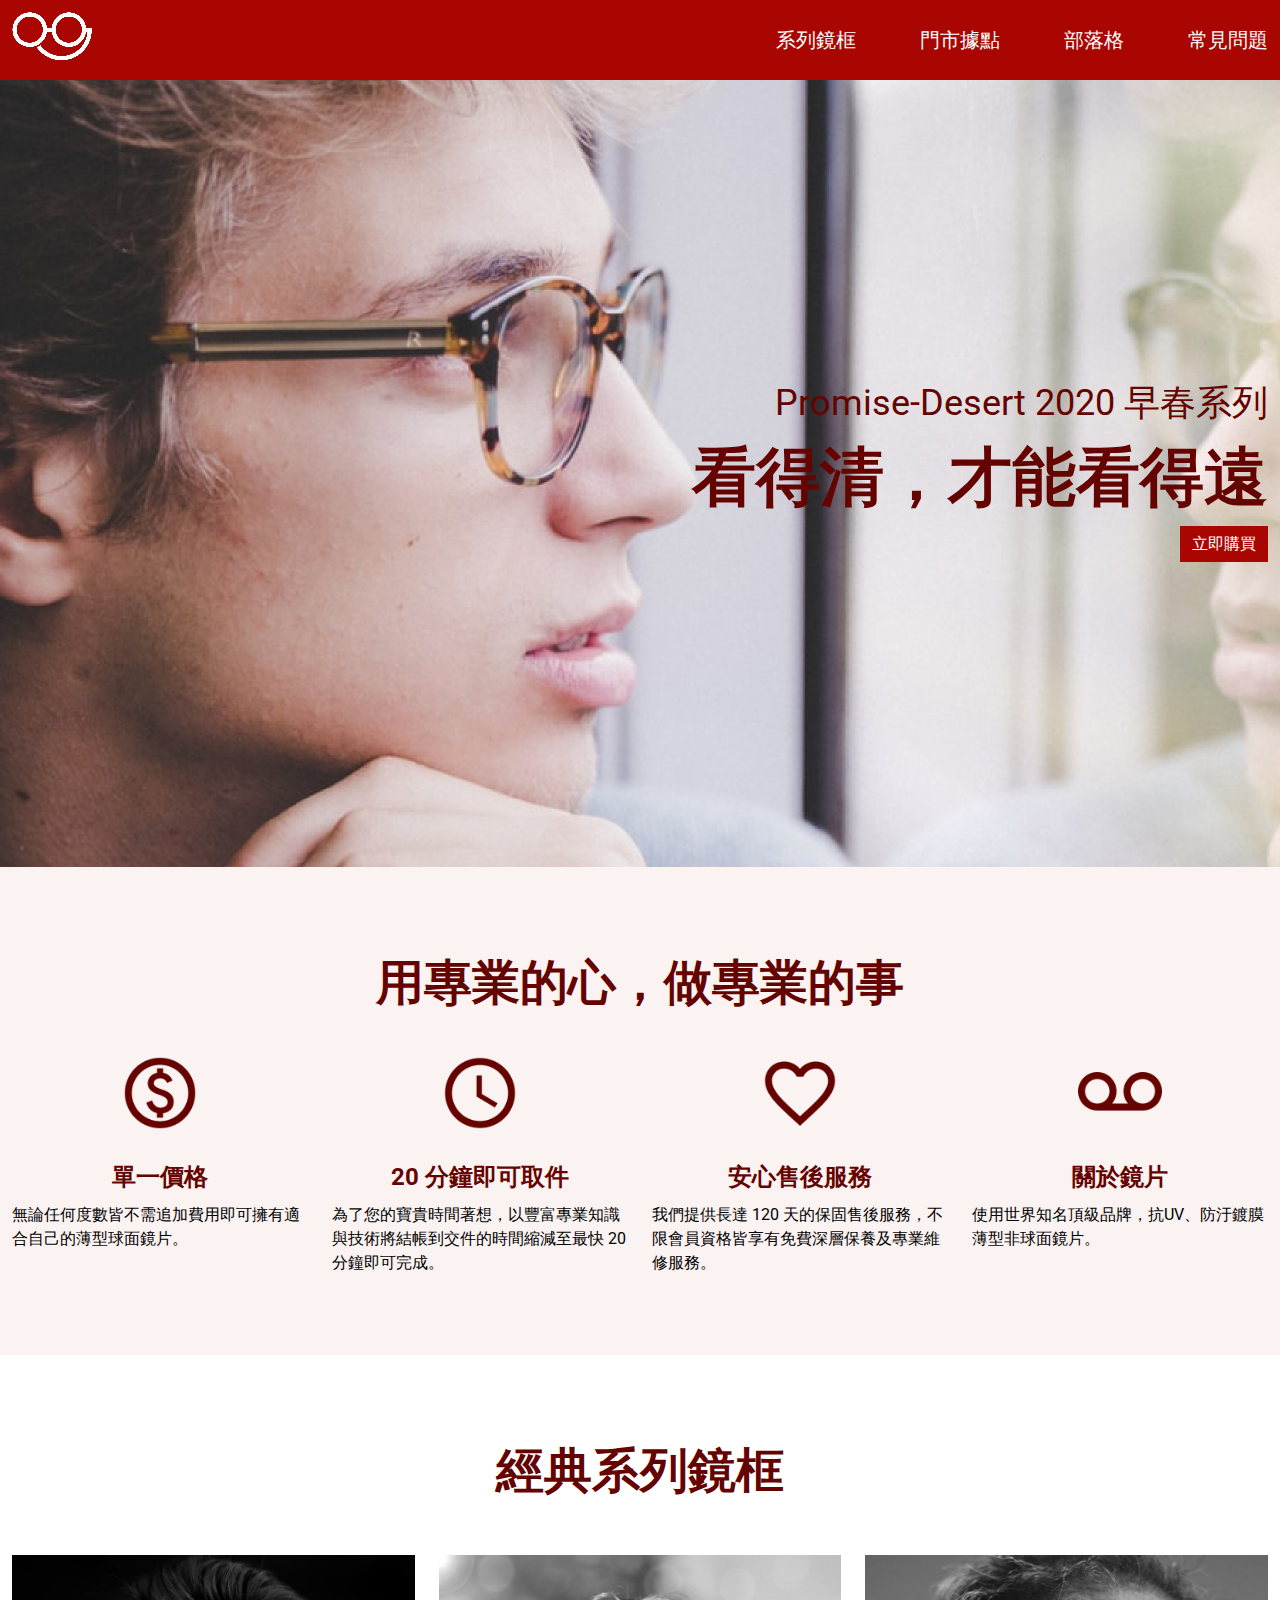
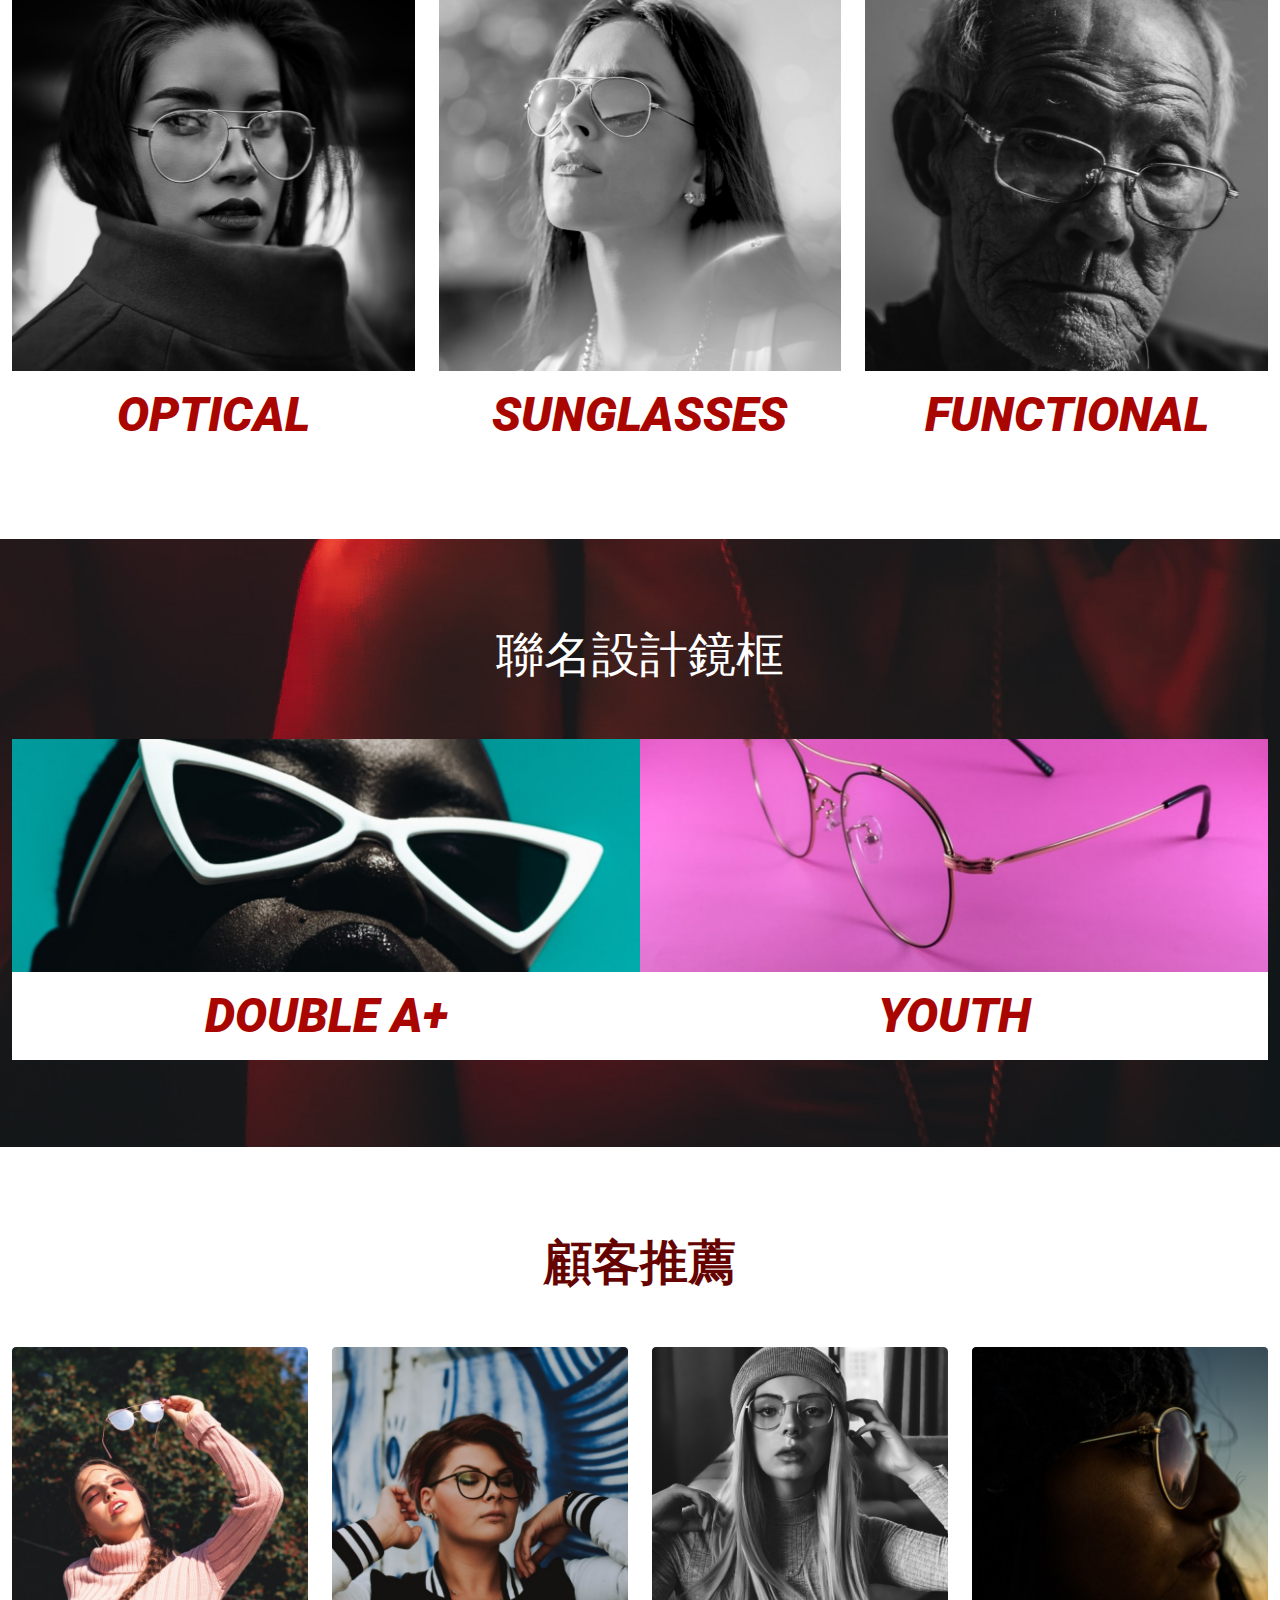
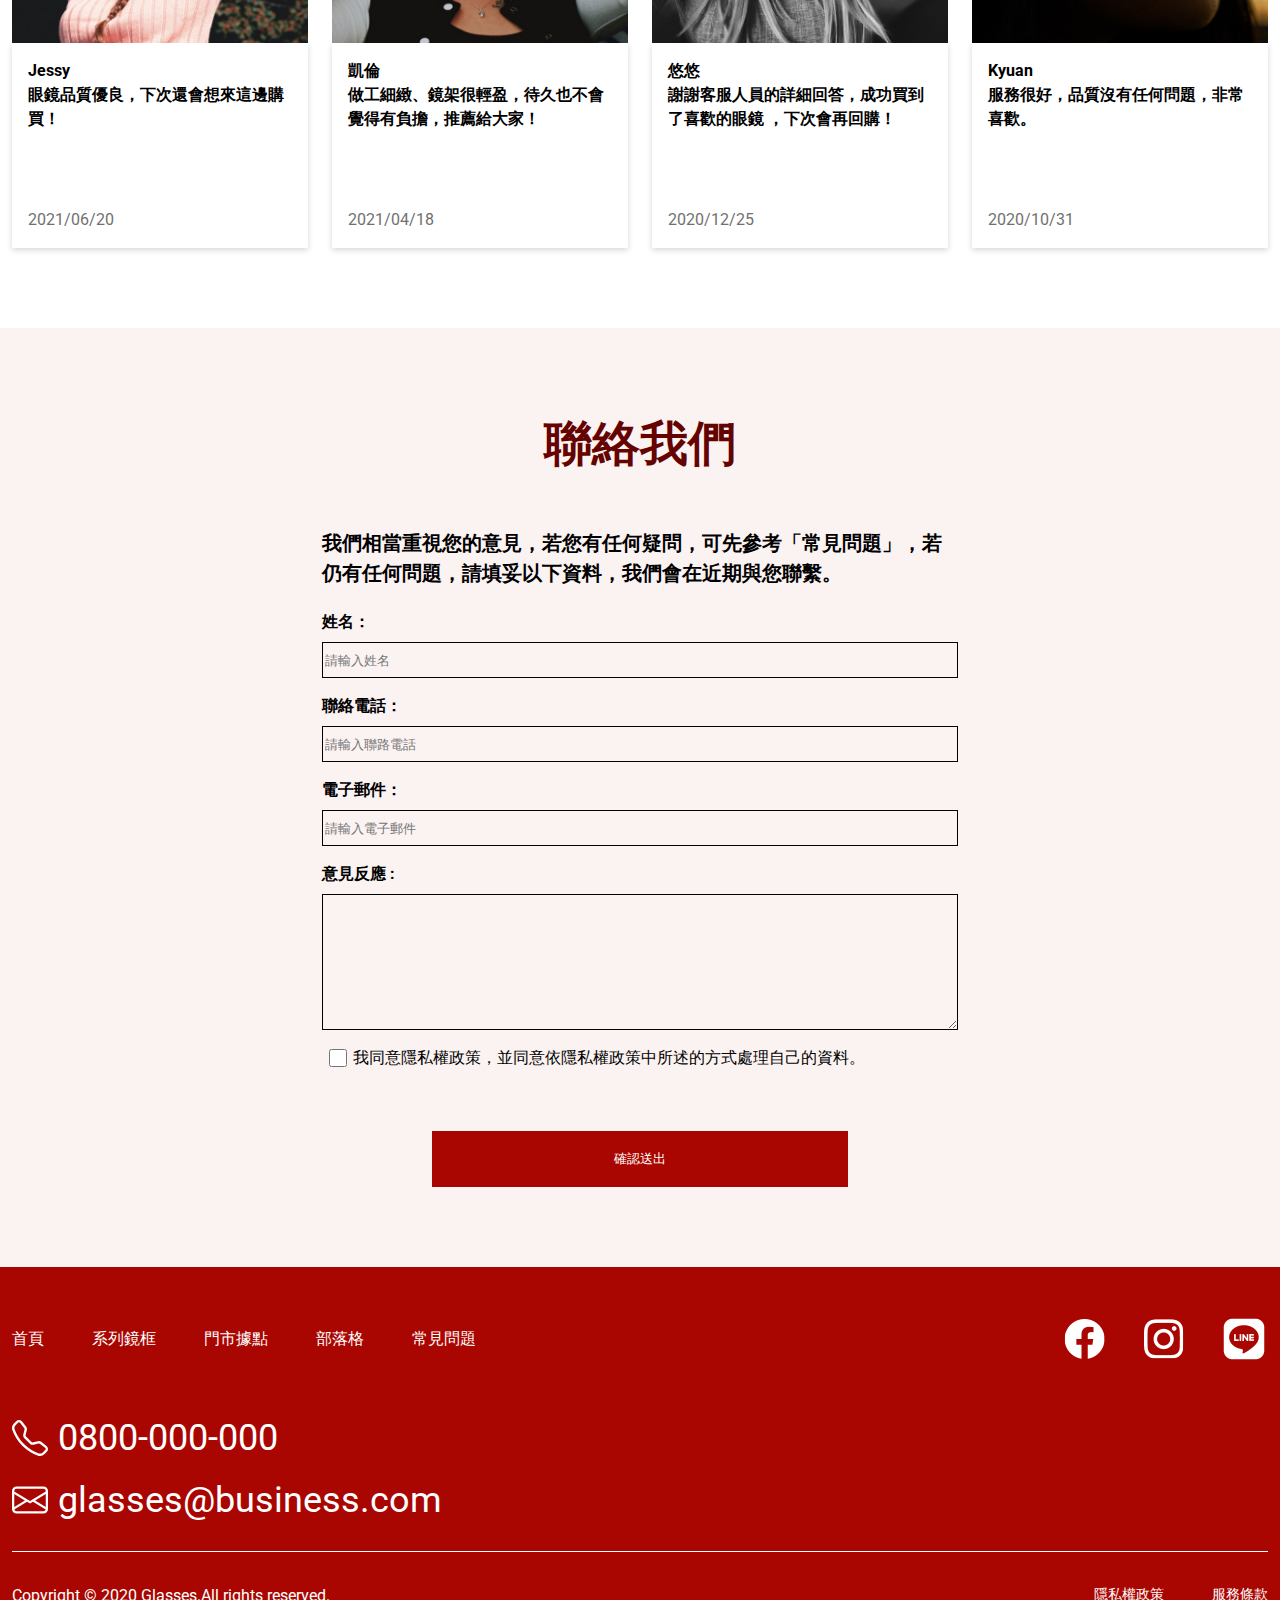
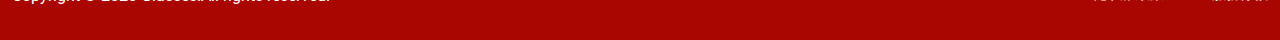
<file: index.html>
<!DOCTYPE html>
<html lang="en">

<head>
    <meta charset="UTF-8">
    <meta name="viewport" content="width=device-width, initial-scale=1.0">
    <title>Document</title>
    <link rel="preconnect" href="https://fonts.googleapis.com">
    <link rel="preconnect" href="https://fonts.gstatic.com" crossorigin>
    <link href="https://fonts.googleapis.com/css2?family=Roboto:ital,wght@0,100;0,300;0,400;0,500;0,700;0,900;1,100;1,300;1,400;1,500;1,700;1,900&display=swap"
        rel="stylesheet">
    <link href="https://fonts.googleapis.com/css2?family=Noto+Sans+TC:wght@100..900&display=swap" rel="stylesheet">
    <link rel="stylesheet" href="css/week3.css">
</head>

<body>
    <div class="wrap">
        <div class="header background-primgary">
            <div class="container column-pd-12 d-flex j-space-between">
                <div class="logo">
                    <a href="index.html">
                        <img src="images/logo-new_工作區域 1.png" alt="">
                    </a>
                </div>
                <ul class="header_nav d-flex font-size20 t-align-center">
                    <li><a class="font-color-white" href="page-2.html">系列鏡框</a></li>
                    <li><a class="font-color-white" href="page-4.html">門市據點</a></li>
                    <li><a class="font-color-white" href="#">部落格</a></li>
                    <li><a class="font-color-white" href="#">常見問題</a></li>
                </ul>
            </div>
        </div>
        <div class="banner">
            <div class="container column-pd-12 d-flex j-flex-end a-items-center">
                <div class="banner_title  d-flex">
                    <p class="font-color-second font-size36">Promise-Desert 2020 早春系列</p>
                    <h1 class="font-color-second f-weight-bold">看得清，才能看得遠</h1>
                    <div class="banner_button"><a class="background-primgary font-color-white" href="#">立即購買</a></div>
                </div>
            </div>
        </div>
        <div class="section serve p-top_bottom background-other">
            <div class="container container-pd-12">
                <h2 class="h2 font-color-second f-weight-bold t-align-center">用專業的心，做專業的事</h2>
                <ul class="serve_ul d-flex row-left-right">
                    <li class="column column-pd-12">
                        <div class="pic_txt d-flex a-items-center">
                            <img src="images/home-section2-1.png" alt="">
                            <h3 class="h3 font-size24 font-color-second f-weight-bold">單一價格</h3>
                            <p class="">無論任何度數皆不需追加費用即可擁有適合自己的薄型球面鏡片。</p>
                        </div>

                    </li>
                    <li class="column column-pd-12">
                        <div class="pic_txt d-flex a-items-center">
                            <img src="images/home-section2-2.png" alt="">
                            <h3 class="h3 font-size24 font-color-second f-weight-bold">20 分鐘即可取件</h3>
                            <p>為了您的寶貴時間著想，以豐富專業知識與技術將結帳到交件的時間縮減至最快 20 分鐘即可完成。</p>
                        </div>

                    </li>
                    <li class="column column-pd-12">
                        <div class="pic_txt d-flex a-items-center">
                            <img src="images/home-section2-3.png" alt="">
                            <h3 class="h3 font-size24 font-color-second f-weight-bold">安心售後服務</h3>
                            <p>我們提供長達 120 天的保固售後服務，不限會員資格皆享有免費深層保養及專業維修服務。</p>
                        </div>

                    </li>
                    <li class="column column-pd-12">
                        <div class="pic_txt d-flex a-items-center">
                            <img src="images/home-sectioin2-4.png" alt="">
                            <h3 class="h3 font-size24 font-color-second f-weight-bold">關於鏡片</h3>
                            <p>使用世界知名頂級品牌，抗UV、防汙鍍膜薄型非球面鏡片。</p>
                        </div>

                    </li>
                </ul>
                <p></p>
            </div>
        </div>
        <div class="section classic p-top_bottom">
            <div class="container container-pd-12">
                <h2 class="h2 font-color-second f-weight-bold t-align-center title-bottom">經典系列鏡框</h2>
                <ul class="classic_ul row-left-right d-flex">
                    <li class="column column-pd-12">
                        <div class="classic_pic_txt  ">
                            <div class="img">
                                <img src="images/home-section3-1.png" alt="optical">
                            </div>
                            <div class="button">
                                <a class="color-primary h2 f-weight-black f-style-italic t-align-center" href="page-2.html">
                                    OPTICAL
                                </a>
                            </div>
                        </div>

                    </li>
                    <li class="column column-pd-12">
                        <div class="classic_pic_txt">
                            <div class="img">
                                <img src="images/home-section3-2.png" alt="sunglasses">
                            </div>
                            <div class="button">
                                <a class="color-primary h2 f-weight-black f-style-italic t-align-center" href="page-3.html">
                                    SUNGLASSES
                                </a>
                            </div>
                        </div>

                    </li>
                    <li class="column column-pd-12">
                        <div class="classic_pic_txt">
                            <div class="img">
                                <img src="images/home-section3-3.png" alt="functional">
                            </div>
                            <div class="button">
                                <a class="color-primary h2 f-weight-black f-style-italic t-align-center" href="#">
                                    FUNCTIONAL
                                </a>
                            </div>
                        </div>

                    </li>
                </ul>
            </div>
        </div>
        <div class="section design p-top_bottom">
            <div class="container column-pd-12">
                <h2 class="h2 t-align-center font-color-white title-bottom">聯名設計鏡框</h2>
                <ul class="design_ul d-flex">
                    <li>
                        <img src="images/home-section4-1.png" alt="">
                        <div class="button"><a class="color-primary f-weight-black f-style-italic h2 t-align-center background-white"
                                href="#">DOUBLE A+</a></div>
                    </li>
                    <li>
                        <img src="images/home-section4-2.png" alt="">
                        <div class="button"><a class="color-primary f-weight-black f-style-italic h2 t-align-center background-white"
                                href="#">YOUTH</a></div>
                    </li>
                </ul>
            </div>
        </div>
        <div class="section experience p-top_bottom">
            <div class="container container-pd-12">
                <h2 class="h2 font-color-second title-bottom t-align-center f-weight-bold">顧客推薦</h2>
                <ul class="experience_ul d-flex row-left-right">
                    <li class="column column-pd-12">
                        <div class="experience_pictxt">
                            <img src="images/home-section5-1.png" alt="">
                            <div class="txt d-flex">
                                <div>
                                    <span class="name f-weight-bold">Jessy</span>
                                    <p class=" f-weight-bold">眼鏡品質優良，下次還會想來這邊購買！</p>
                                </div>

                                <span class="years_title">2021/06/20</span>
                            </div>
                        </div>


                    </li>
                    <li class="column column-pd-12">
                        <div class="experience_pictxt">
                            <img src="images/home-section5-2.png" alt="">
                            <div class="txt d-flex">
                                <div>
                                    <span class="name f-weight-bold">凱倫</span>
                                    <p class=" f-weight-bold">做工細緻、鏡架很輕盈，待久也不會覺得有負擔，推薦給大家！</p>
                                </div>
                                <span class="years_title">2021/04/18</span>

                            </div>


                    </li>
                    <li class="column column-pd-12">
                        <div class="experience_pictxt">
                            <img src="images/home-section5-3.png" alt="">
                            <div class="txt d-flex">
                                <div>
                                    <span class="name f-weight-bold">悠悠</span>
                                    <p class="f-weight-bold">謝謝客服人員的詳細回答，成功買到了喜歡的眼鏡 ，下次會再回購！</p>
                                </div>
                                <span class="years_title">2020/12/25</span>

                            </div>


                    </li>
                    <li class="column column-pd-12">
                        <div class="experience_pictxt">
                            <img src="images/home-section5-4.png" alt="">
                            <div class="txt d-flex">
                                <div>
                                    <span class="name f-weight-bold">Kyuan</span>
                                    <p class="f-weight-bold">服務很好，品質沒有任何問題，非常喜歡。</p>
                                </div>

                                <span class="years_title">2020/10/31</span>
                            </div>
                        </div>


                    </li>
                </ul>
            </div>
        </div>
        <div class="section connection p-top_bottom">
            <div class="container column-pd-12 d-flex j-center a-items-center">

                <div class="form_box ">
                    <h2 class="h2 t-align-center font-color-second f-weight-bold">聯絡我們</h2>
                    <p class="font-size20 f-weight-bold m-top48">我們相當重視您的意見，若您有任何疑問，可先參考「常見問題」，若仍有任何問題，請填妥以下資料，我們會在近期與您聯繫。</p>
                    <form class="d-flex f-wrap" action="index.html">
                        <label class="f-weight-bold" for="person">姓名：</label>
                        <input class="input input_width_height background-other" id="person" type="text" placeholder="請輸入姓名"
                            name="person">
                        <label class="f-weight-bold" for="phone">聯絡電話：</label>
                        <input class="input input_width_height background-other" id="phone" type="number" placeholder="請輸入聯路電話"
                            name="phone">
                        <label class="f-weight-bold" for="mail">電子郵件：</label>
                        <input class="input input_width_height background-other" id="mail" type="text" placeholder="請輸入電子郵件"
                            name="mail">
                        <label class="f-weight-bold" for="">意見反應 :</label>
                        <textarea class="input textarea input_width_height background-other" name="content" id=""></textarea>
                        <div class="checkbox d-flex ">
                            <input class="input check background-other" id="mail" type="checkbox" value="" name="mail">我同意隱私權政策，並同意依隱私權政策中所述的方式處理自己的資料。
                        </div>

                        <input class="input_button background-primgary font-color-white m-top48" type="submit" value="確認送出">



                    </form>


                </div>

            </div>
        </div>
        <div class="footer background-primgary">
            <div class="container column-pd-12">
                <div class="nav_phome_email">
                    <div class="footer_nav d-flex j-space-between">
                        <ul class="txt_ul d-flex a-items-center ">
                            <li><a class="font-color-white t-align-center" href="#">首頁</a></li>
                            <li><a class="font-color-white t-align-center" href="#">系列鏡框</a></li>
                            <li><a class="font-color-white t-align-center" href="#">門市據點</a></li>
                            <li><a class="font-color-white t-align-center" href="#">部落格</a></li>
                            <li><a class="font-color-white t-align-center" href="#">常見問題</a></li>
                        </ul>
                        <ul class="icon_ul d-flex">
                            <li><a href="#">
                                    <img src="images/ic-social-fb.png" alt="fb">
                                </a></li>
                            <li><a href="#">
                                    <img src="images/ic_social_ig.png" alt="ig">
                                </a></li>
                            <li><a href="#">
                                    <img src="images/ic_social_line.png" alt="line">
                                </a></li>
                        </ul>
                    </div>
                    <div class="phome_email">
                        <ul class="d-flex ">
                            <li class="font-color-white font-size36 d-flex a-items-center">
                                <svg xmlns="http://www.w3.org/2000/svg" width="36" height="36" fill="currentColor"
                                    class="bi bi-telephone" viewBox="0 0 16 16">
                                    <path d="M3.654 1.328a.678.678 0 0 0-1.015-.063L1.605 2.3c-.483.484-.661 1.169-.45 1.77a17.6 17.6 0 0 0 4.168 6.608 17.6 17.6 0 0 0 6.608 4.168c.601.211 1.286.033 1.77-.45l1.034-1.034a.678.678 0 0 0-.063-1.015l-2.307-1.794a.68.68 0 0 0-.58-.122l-2.19.547a1.75 1.75 0 0 1-1.657-.459L5.482 8.062a1.75 1.75 0 0 1-.46-1.657l.548-2.19a.68.68 0 0 0-.122-.58zM1.884.511a1.745 1.745 0 0 1 2.612.163L6.29 2.98c.329.423.445.974.315 1.494l-.547 2.19a.68.68 0 0 0 .178.643l2.457 2.457a.68.68 0 0 0 .644.178l2.189-.547a1.75 1.75 0 0 1 1.494.315l2.306 1.794c.829.645.905 1.87.163 2.611l-1.034 1.034c-.74.74-1.846 1.065-2.877.702a18.6 18.6 0 0 1-7.01-4.42 18.6 18.6 0 0 1-4.42-7.009c-.362-1.03-.037-2.137.703-2.877z" />
                                </svg>
                                <p>0800-000-000</p>
                            </li>
                            <li class="font-color-white font-size36 d-flex a-items-center">
                                <svg xmlns="http://www.w3.org/2000/svg" width="36" height="36" fill="currentColor"
                                    class="bi bi-envelope" viewBox="0 0 16 16">
                                    <path d="M0 4a2 2 0 0 1 2-2h12a2 2 0 0 1 2 2v8a2 2 0 0 1-2 2H2a2 2 0 0 1-2-2zm2-1a1 1 0 0 0-1 1v.217l7 4.2 7-4.2V4a1 1 0 0 0-1-1zm13 2.383-4.708 2.825L15 11.105zm-.034 6.876-5.64-3.471L8 9.583l-1.326-.795-5.64 3.47A1 1 0 0 0 2 13h12a1 1 0 0 0 .966-.741M1 11.105l4.708-2.897L1 5.383z" />
                                </svg>
                                <p>glasses@business.com</p>
                            </li>
                        </ul>
                    </div>


                </div>

                <div class="copyright d-flex j-space-between">
                    <p class="font-color-white">Copyright © 2020 Glasses.All rights reserved.</p>
                    <ul class="d-flex">
                        <li><a class="font-color-white" href="#">隱私權政策</a></li>
                        <li><a class="font-color-white" href="#">服務條款</a></li>
                    </ul>
                </div>
            </div>
        </div>
    </div>

</body>

</html>
</file>
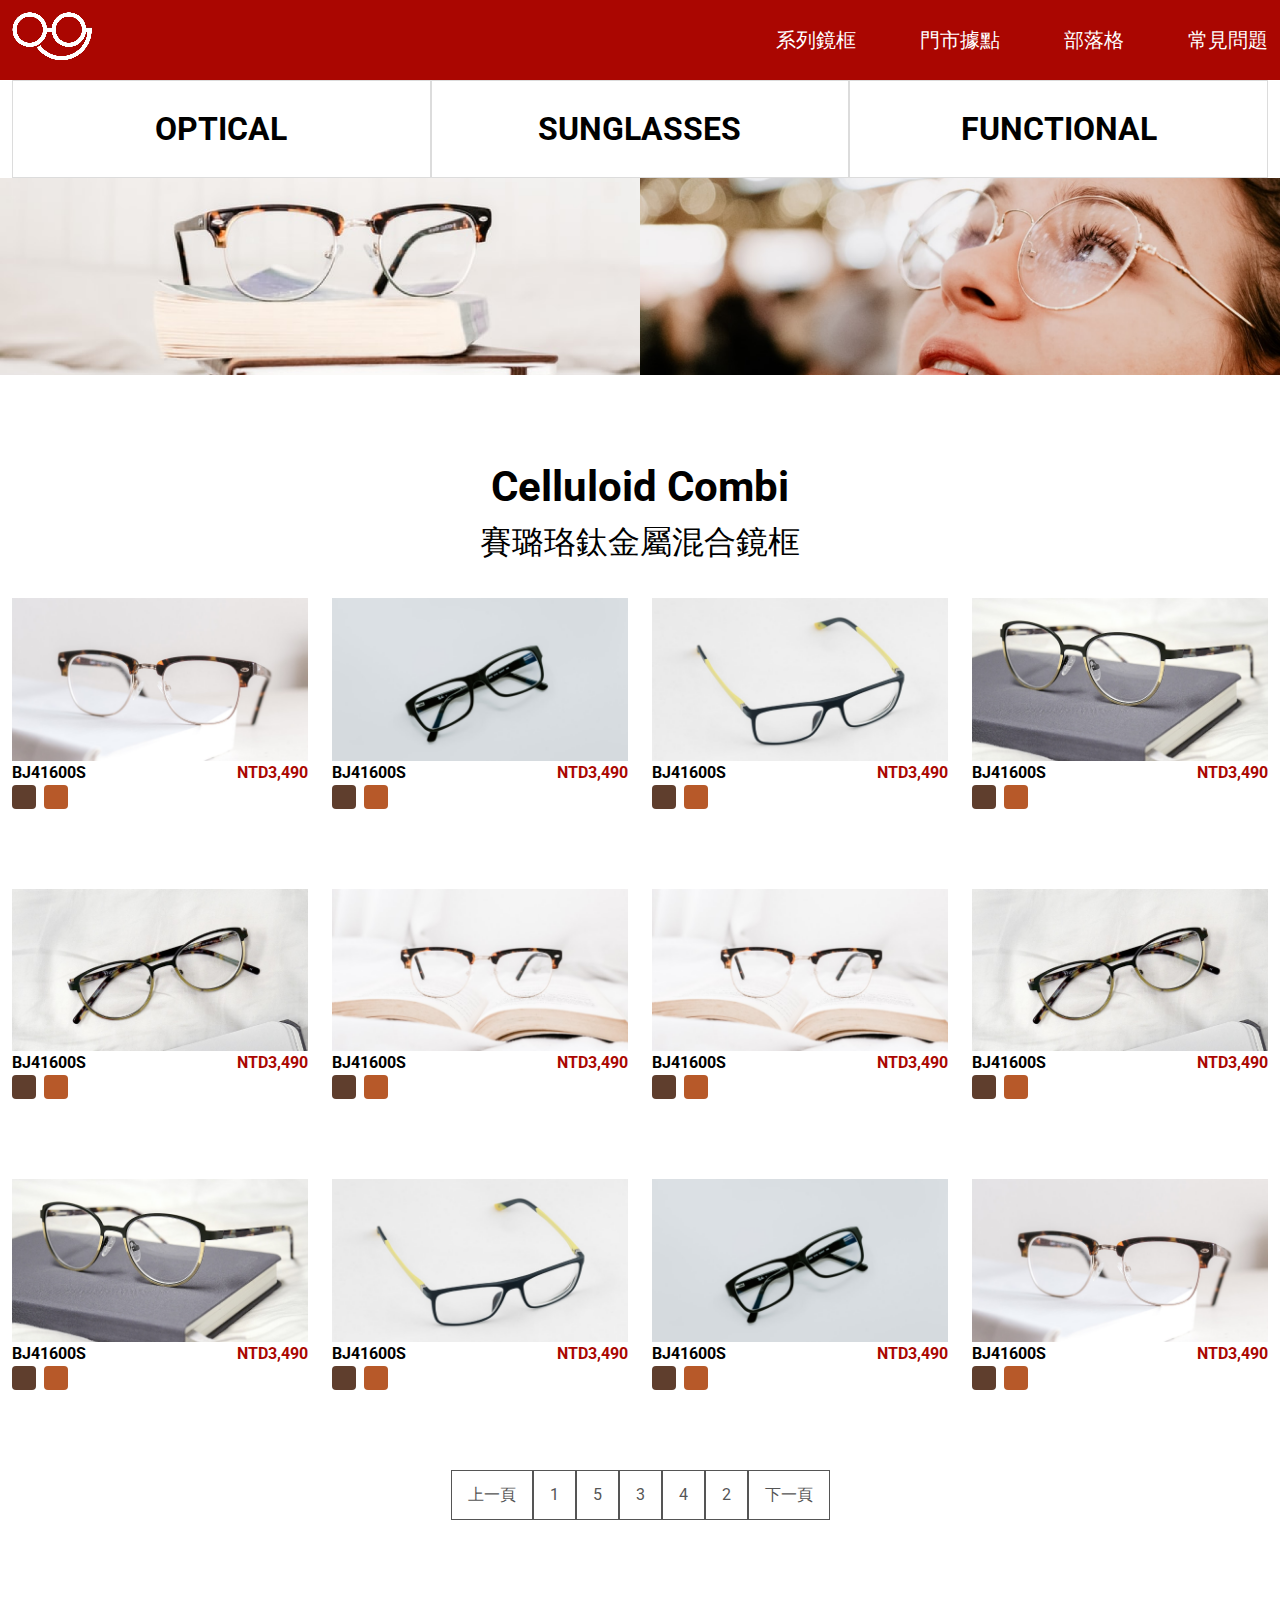
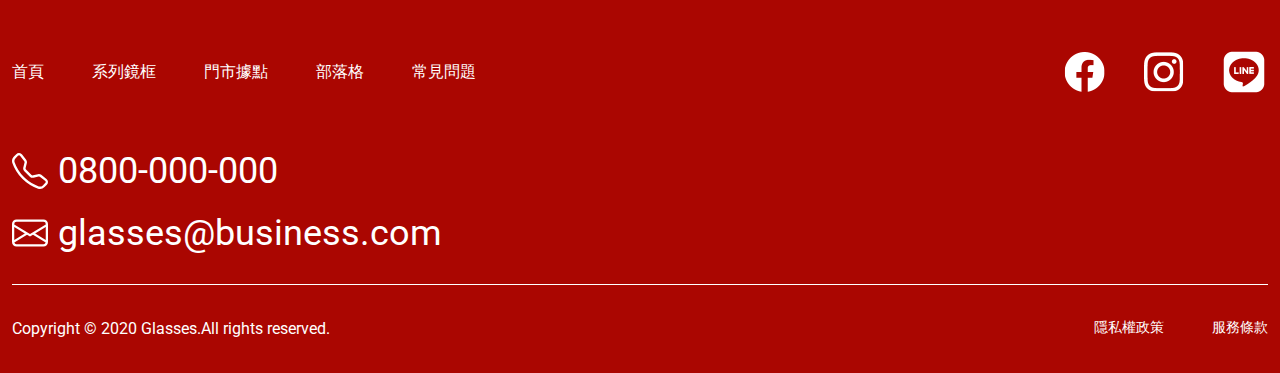
<file: page-2.html>
<!DOCTYPE html>
<html lang="en">

<head>
    <meta charset="UTF-8">
    <meta name="viewport" content="width=device-width, initial-scale=1.0">
    <title>Document</title>
    <link rel="preconnect" href="https://fonts.googleapis.com">
    <link rel="preconnect" href="https://fonts.gstatic.com" crossorigin>
    <link href="https://fonts.googleapis.com/css2?family=Roboto:ital,wght@0,100;0,300;0,400;0,500;0,700;0,900;1,100;1,300;1,400;1,500;1,700;1,900&display=swap"
        rel="stylesheet">
    <link href="https://fonts.googleapis.com/css2?family=Noto+Sans+TC:wght@100..900&display=swap" rel="stylesheet">
    <link rel="stylesheet" href="css/week3.css">
    <link rel="stylesheet" href="css/page-2.css">
</head>

<body>
    <div class="wrap">
        <div class="header background-primgary">
            <div class="container column-pd-12 d-flex j-space-between">
                <div class="logo">
                    <a href="index.html">
                        <img src="images/logo-new_工作區域 1.png" alt="">
                    </a>
                </div>
                <ul class="header_nav d-flex font-size20 t-align-center">
                    <li><a class="font-color-white" href="page-2.html">系列鏡框</a></li>
                    <li><a class="font-color-white" href="page-4.html">門市據點</a></li>
                    <li><a class="font-color-white" href="#">部落格</a></li>
                    <li><a class="font-color-white" href="#">常見問題</a></li>
                </ul>
            </div>
        </div>
        <div class="classic_button">
            <div class="container classic_conainer">
                <ul class="classic_button_list d-flex">
                    <li class="nav_button_li">
                        <a class="nav_button_a font-size32 t-align-center font-color-black f-weight-bold" href="page-2.html">OPTICAL</a>
                    </li>
                    <li class="nav_button_li">
                        <a class="nav_button_a font-size32 t-align-center font-color-black f-weight-bold" href="page-3.html">SUNGLASSES</a>
                    </li>
                    <li class="nav_button_li">
                        <a class="nav_button_a font-size32 t-align-center font-color-black f-weight-bold" href="#">FUNCTIONAL</a>
                    </li>
                </ul>
            </div>
        </div>
        <div class="classic_bigimg d-flex">
            <div>
                <picture>
                    <!-- 當螢幕寬度少於600px時，替換圖片 -->
                    <source srcset="images/product-header-sm-1.png" media="(max-width: 768px)">
                    <!-- 預設圖片，通常是桌面版本 -->
                    <img src="images/product-header-1.png" alt="product">
                </picture>

            </div>
            <div>
                <picture>
                    <!-- 當螢幕寬度少於600px時，替換圖片 -->
                    <source srcset="images/product-header-sm-2.png" media="(max-width: 768px)">
                    <!-- 預設圖片，通常是桌面版本 -->
                    <img src="images/product-header-2.png" alt="product">
                </picture>

            </div>

        </div>
        <div class="section product p-top_bottom">
            <div class="container container-pd-12">
                <h2 class="font-size42 f-weight-bold t-align-center">Celluloid Combi</h2>
                <p class="font-size32 t-align-center mg-bottom">賽璐珞鈦金屬混合鏡框</p>
                <ul class="product_list d-flex row-left-right row-top-bottom ">
                    <li class="column column-pd-12 column-pd-top-bottom-40">

                        <div class="pictxt">
                            <img src="images/product-1.png" alt="product-1">
                            <div class="txt">
                                <div class="title d-flex j-space-between ">
                                    <h4 class="f-weight-bold ">BJ41600S</h4>
                                    <span class="pice color-primary f-weight-bold ">NTD3,490</span>
                                </div>

                                <div class="color_box d-flex">
                                    <span class="color_box-color1 color-width-height"></span>
                                    <span class="color_box-color2 color-width-height"></span>
                                </div>
                            </div>
                        </div>

                    </li>
                    <li class="column column-pd-12 column-pd-top-bottom-40">

                        <div class="pictxt">
                            <img src="images/product-2.png" alt="product-2">
                            <div class="txt">
                                <div class="d-flex j-space-between">
                                    <h4 class="f-weight-bold">BJ41600S</h4>
                                    <span class="pice color-primary f-weight-bold">NTD3,490</span>
                                </div>

                                <div class="color_box d-flex">
                                    <span class="color_box-color1 color-width-height"></span>
                                    <span class="color_box-color2 color-width-height"></span>
                                </div>
                            </div>
                        </div>

                    </li>
                    <li class="column column-pd-12 column-pd-top-bottom-40">

                        <div class="pictxt">
                            <img src="images/product-3.png" alt="product-3">
                            <div class="txt">
                                <div class="d-flex j-space-between">
                                    <h4 class="f-weight-bold">BJ41600S</h4>
                                    <span class="pice color-primary f-weight-bold">NTD3,490</span>
                                </div>

                                <div class="color_box d-flex">
                                    <span class="color_box-color1 color-width-height"></span>
                                    <span class="color_box-color2 color-width-height"></span>
                                </div>
                            </div>
                        </div>

                    </li>
                    <li class="column column-pd-12 column-pd-top-bottom-40">

                        <div class="pictxt">
                            <img src="images/product-4.png" alt="product-4">
                            <div class="txt">
                                <div class="d-flex j-space-between">
                                    <h4 class="f-weight-bold">BJ41600S</h4>
                                    <span class="pice color-primary f-weight-bold">NTD3,490</span>
                                </div>

                                <div class="color_box d-flex">
                                    <span class="color_box-color1 color-width-height"></span>
                                    <span class="color_box-color2 color-width-height"></span>
                                </div>
                            </div>
                        </div>

                    </li>
                    <li class="column column-pd-12 column-pd-top-bottom-40">

                        <div class="pictxt">
                            <img src="images/product-5.png" alt="product-5">
                            <div class="txt">
                                <div class="d-flex j-space-between">
                                    <h4 class="f-weight-bold">BJ41600S</h4>
                                    <span class="pice color-primary f-weight-bold">NTD3,490</span>
                                </div>

                                <div class="color_box d-flex">
                                    <span class="color_box-color1 color-width-height"></span>
                                    <span class="color_box-color2 color-width-height"></span>
                                </div>
                            </div>
                        </div>

                    </li>
                    <li class="column column-pd-12 column-pd-top-bottom-40">

                        <div class="pictxt">
                            <img src="images/product-6.png" alt="product-6">
                            <div class="txt">
                                <div class="d-flex j-space-between">
                                    <h4 class="f-weight-bold">BJ41600S</h4>
                                    <span class="pice color-primary f-weight-bold">NTD3,490</span>
                                </div>

                                <div class="color_box d-flex">
                                    <span class="color_box-color1 color-width-height"></span>
                                    <span class="color_box-color2 color-width-height"></span>
                                </div>
                            </div>
                        </div>

                    </li>
                    <li class="column column-pd-12 column-pd-top-bottom-40">

                        <div class="pictxt">
                            <img src="images/product-6.png" alt="product-6">
                            <div class="txt">
                                <div class="d-flex j-space-between">
                                    <h4 class="f-weight-bold">BJ41600S</h4>
                                    <span class="pice color-primary f-weight-bold">NTD3,490</span>
                                </div>

                                <div class="color_box d-flex">
                                    <span class="color_box-color1 color-width-height"></span>
                                    <span class="color_box-color2 color-width-height"></span>
                                </div>
                            </div>

                    </li>
                    <li class="column column-pd-12 column-pd-top-bottom-40">

                        <div class="pictxt">
                            <img src="images/product-5.png" alt="product-5">
                            <div class="txt">
                                <div class="d-flex j-space-between">
                                    <h4 class="f-weight-bold">BJ41600S</h4>
                                    <span class="pice color-primary f-weight-bold">NTD3,490</span>
                                </div>

                                <div class="color_box d-flex">
                                    <span class="color_box-color1 color-width-height"></span>
                                    <span class="color_box-color2 color-width-height"></span>
                                </div>
                            </div>
                        </div>

                    </li>
                    <li class="column column-pd-12 column-pd-top-bottom-40">

                        <div class="pictxt">
                            <img src="images/product-4.png" alt="product-4">
                            <div class="txt">
                                <div class="d-flex j-space-between">
                                    <h4 class="f-weight-bold">BJ41600S</h4>
                                    <span class="pice color-primary f-weight-bold">NTD3,490</span>
                                </div>

                                <div class="color_box d-flex">
                                    <span class="color_box-color1 color-width-height"></span>
                                    <span class="color_box-color2 color-width-height"></span>
                                </div>
                            </div>
                        </div>

                    </li>
                    <li class="column column-pd-12 column-pd-top-bottom-40">

                        <div class="pictxt">
                            <img src="images/product-3.png" alt="product-3">
                            <div class="txt">
                                <div class="d-flex j-space-between">
                                    <h4 class="f-weight-bold">BJ41600S</h4>
                                    <span class="pice color-primary f-weight-bold">NTD3,490</span>
                                </div>

                                <div class="color_box d-flex">
                                    <span class="color_box-color1 color-width-height"></span>
                                    <span class="color_box-color2 color-width-height"></span>
                                </div>
                            </div>
                        </div>

                    </li>
                    <li class="column column-pd-12 column-pd-top-bottom-40">

                        <div class="pictxt">
                            <img src="images/product-2.png" alt="product-2">
                            <div class="txt">
                                <div class="d-flex j-space-between">
                                    <h4 class="f-weight-bold">BJ41600S</h4>
                                    <span class="pice color-primary f-weight-bold">NTD3,490</span>
                                </div>

                                <div class="color_box d-flex">
                                    <span class="color_box-color1 color-width-height"></span>
                                    <span class="color_box-color2 color-width-height"></span>
                                </div>
                            </div>
                        </div>

                    </li>
                    <li class="column column-pd-12 column-pd-top-bottom-40">

                        <div class="pictxt">
                            <img src="images/product-1.png" alt="product-1">
                            <div class="txt">
                                <div class="d-flex j-space-between">
                                    <h4 class="f-weight-bold">BJ41600S</h4>
                                    <span class="pice color-primary f-weight-bold">NTD3,490</span>
                                </div>

                                <div class="color_box d-flex">
                                    <span class="color_box-color1 color-width-height"></span>
                                    <span class="color_box-color2 color-width-height"></span>
                                </div>
                            </div>
                        </div>

                    </li>
                </ul>
            </div>
            <div class="container button_list d-flex j-flex-center mg-top">
                <ul class="d-flex j-flex-center">
                    <li class="page_change"><a class=" button_list-style t-align-center" href="#">上一頁</a></li>
                    <li class="page"><a class=" button_list-style t-align-center" href="#">1</a></li>
                    <li class="page"><a class=" button_list-style t-align-center" href="#">5</a></li>
                    <li class="page"><a class=" button_list-style t-align-center" href="#">3</a></li>
                    <li class="page"><a class=" button_list-style t-align-center" href="#">4</a></li>
                    <li class="page"><a class=" button_list-style t-align-center" href="#">2</a></li>
                    <li class="page_change"><a class=" button_list-style t-align-center" href="#">下一頁</a></li>
                </ul>
            </div>
        </div>


        <div class="footer background-primgary">
            <div class="container column-pd-12">
                <div class="nav_phome_email">
                    <div class="footer_nav d-flex j-space-between">
                        <ul class="txt_ul d-flex a-items-center ">
                            <li><a class="font-color-white t-align-center" href="#">首頁</a></li>
                            <li><a class="font-color-white t-align-center" href="#">系列鏡框</a></li>
                            <li><a class="font-color-white t-align-center" href="#">門市據點</a></li>
                            <li><a class="font-color-white t-align-center" href="#">部落格</a></li>
                            <li><a class="font-color-white t-align-center" href="#">常見問題</a></li>
                        </ul>
                        <ul class="icon_ul d-flex">
                            <li><a href="#">
                                    <img src="images/ic-social-fb.png" alt="fb">
                                </a></li>
                            <li><a href="#">
                                    <img src="images/ic_social_ig.png" alt="ig">
                                </a></li>
                            <li><a href="#">
                                    <img src="images/ic_social_line.png" alt="line">
                                </a></li>
                        </ul>
                    </div>
                    <div class="phome_email">
                        <ul class="d-flex ">
                            <li class="font-color-white font-size36 d-flex a-items-center">
                                <svg xmlns="http://www.w3.org/2000/svg" width="36" height="36" fill="currentColor"
                                    class="bi bi-telephone" viewBox="0 0 16 16">
                                    <path d="M3.654 1.328a.678.678 0 0 0-1.015-.063L1.605 2.3c-.483.484-.661 1.169-.45 1.77a17.6 17.6 0 0 0 4.168 6.608 17.6 17.6 0 0 0 6.608 4.168c.601.211 1.286.033 1.77-.45l1.034-1.034a.678.678 0 0 0-.063-1.015l-2.307-1.794a.68.68 0 0 0-.58-.122l-2.19.547a1.75 1.75 0 0 1-1.657-.459L5.482 8.062a1.75 1.75 0 0 1-.46-1.657l.548-2.19a.68.68 0 0 0-.122-.58zM1.884.511a1.745 1.745 0 0 1 2.612.163L6.29 2.98c.329.423.445.974.315 1.494l-.547 2.19a.68.68 0 0 0 .178.643l2.457 2.457a.68.68 0 0 0 .644.178l2.189-.547a1.75 1.75 0 0 1 1.494.315l2.306 1.794c.829.645.905 1.87.163 2.611l-1.034 1.034c-.74.74-1.846 1.065-2.877.702a18.6 18.6 0 0 1-7.01-4.42 18.6 18.6 0 0 1-4.42-7.009c-.362-1.03-.037-2.137.703-2.877z" />
                                </svg>
                                <p>0800-000-000</p>
                            </li>
                            <li class="font-color-white font-size36 d-flex a-items-center">
                                <svg xmlns="http://www.w3.org/2000/svg" width="36" height="36" fill="currentColor"
                                    class="bi bi-envelope" viewBox="0 0 16 16">
                                    <path d="M0 4a2 2 0 0 1 2-2h12a2 2 0 0 1 2 2v8a2 2 0 0 1-2 2H2a2 2 0 0 1-2-2zm2-1a1 1 0 0 0-1 1v.217l7 4.2 7-4.2V4a1 1 0 0 0-1-1zm13 2.383-4.708 2.825L15 11.105zm-.034 6.876-5.64-3.471L8 9.583l-1.326-.795-5.64 3.47A1 1 0 0 0 2 13h12a1 1 0 0 0 .966-.741M1 11.105l4.708-2.897L1 5.383z" />
                                </svg>
                                <p>glasses@business.com</p>
                            </li>
                        </ul>
                    </div>


                </div>

                <div class="copyright d-flex j-space-between">
                    <p class="font-color-white">Copyright © 2020 Glasses.All rights reserved.</p>
                    <ul class="d-flex">
                        <li><a class="font-color-white" href="#">隱私權政策</a></li>
                        <li><a class="font-color-white" href="#">服務條款</a></li>
                    </ul>
                </div>
            </div>
        </div>
    </div>
</body>

</html>
</file>
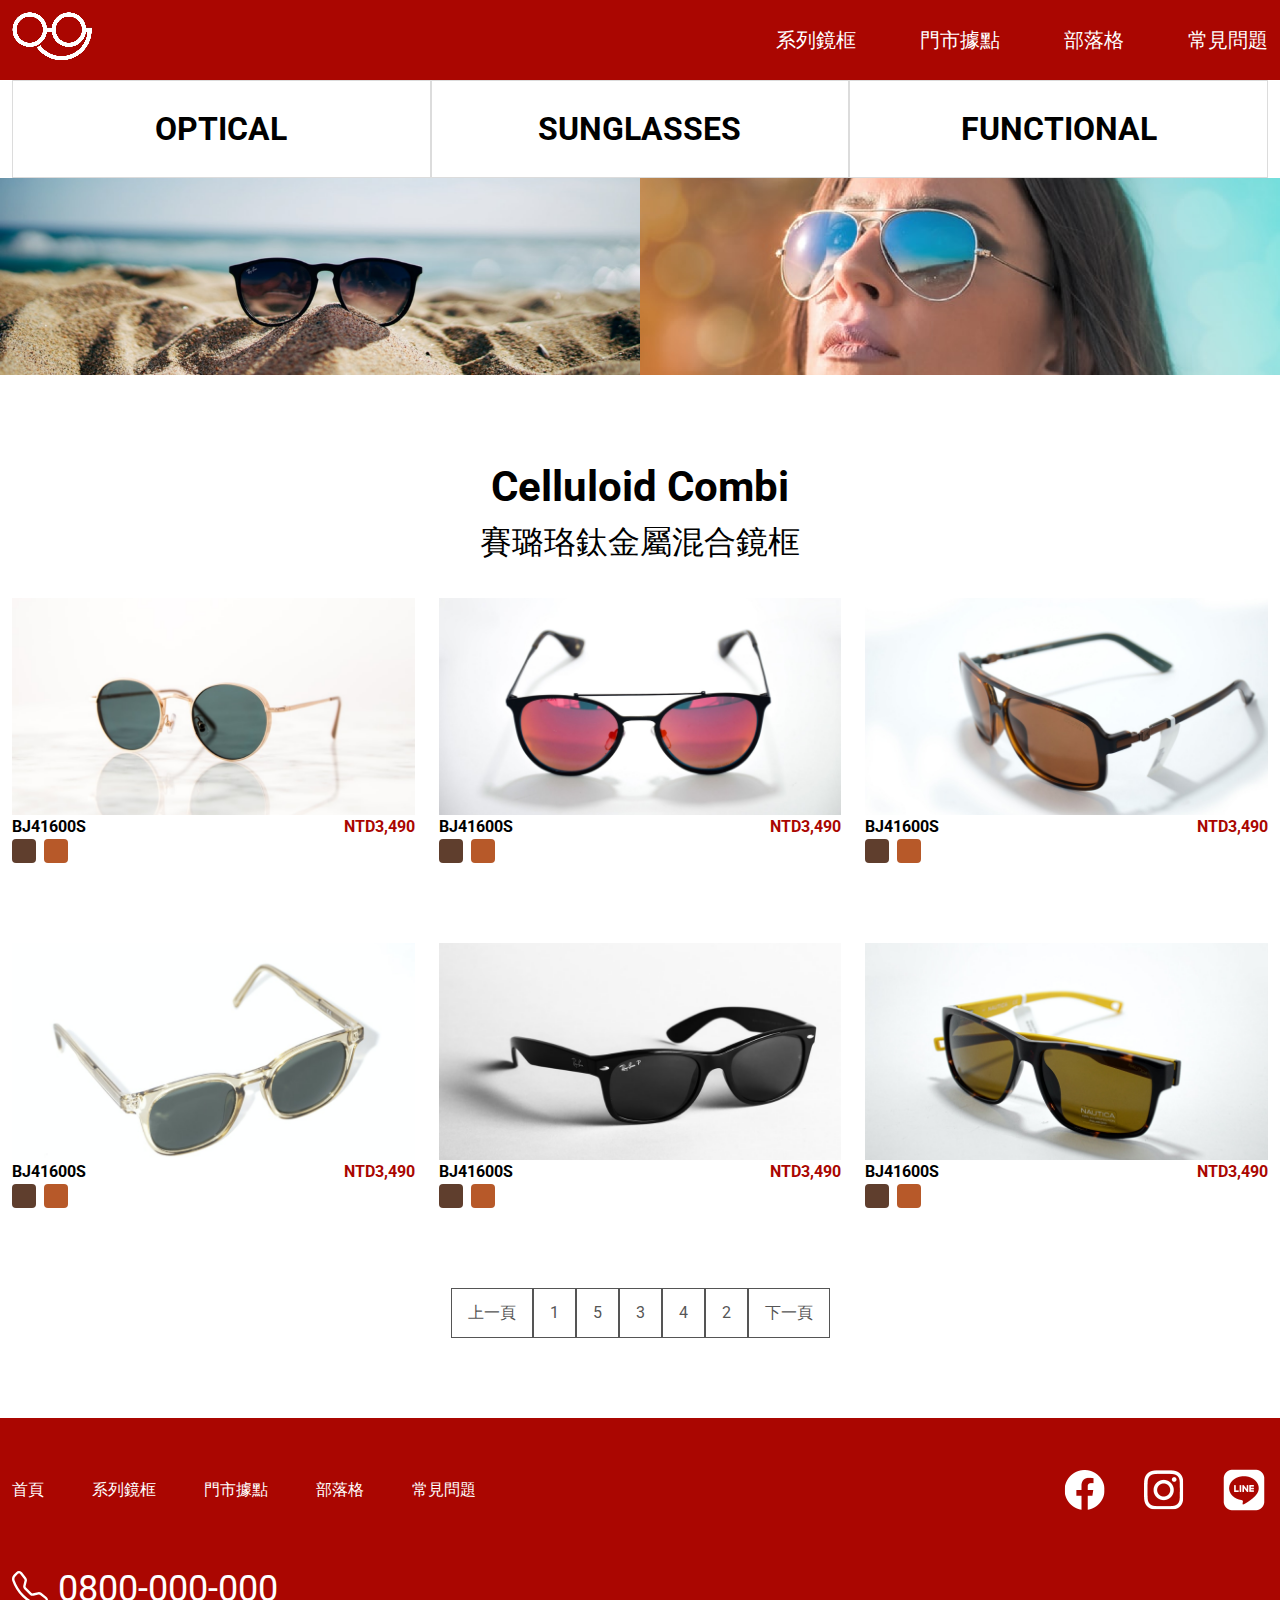
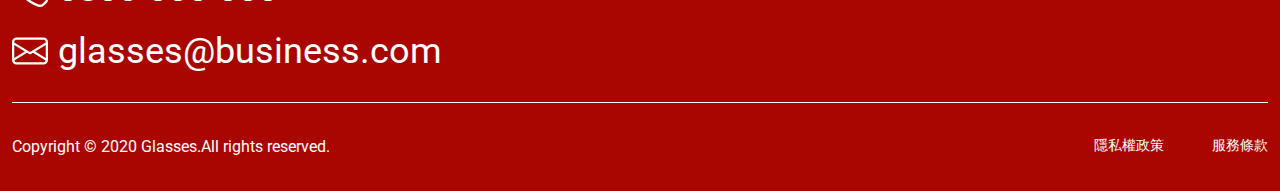
<file: page-3.html>
<!DOCTYPE html>
<html lang="en">

<head>
    <meta charset="UTF-8">
    <meta name="viewport" content="width=device-width, initial-scale=1.0">
    <title>Document</title>
    <link rel="preconnect" href="https://fonts.googleapis.com">
    <link rel="preconnect" href="https://fonts.gstatic.com" crossorigin>
    <link href="https://fonts.googleapis.com/css2?family=Roboto:ital,wght@0,100;0,300;0,400;0,500;0,700;0,900;1,100;1,300;1,400;1,500;1,700;1,900&display=swap"
        rel="stylesheet">
    <link href="https://fonts.googleapis.com/css2?family=Noto+Sans+TC:wght@100..900&display=swap" rel="stylesheet">
    <link rel="stylesheet" href="css/week3.css">
    <link rel="stylesheet" href="css/page-2.css">
    <link rel="stylesheet" href="css/page-3.css">
</head>

<body>
    <div class="wrap">
        <div class="header background-primgary">
            <div class="container column-pd-12 d-flex j-space-between">
                <div class="logo">
                    <a href="index.html">
                        <img src="images/logo-new_工作區域 1.png" alt="">
                    </a>
                </div>
                <ul class="header_nav d-flex font-size20 t-align-center">
                    <li><a class="font-color-white" href="page-2.html">系列鏡框</a></li>
                    <li><a class="font-color-white" href="page-4.html">門市據點</a></li>
                    <li><a class="font-color-white" href="#">部落格</a></li>
                    <li><a class="font-color-white" href="#">常見問題</a></li>
                </ul>
            </div>
        </div>
        <div class="classic_button">
            <div class="container classic_conainer">
                <ul class="classic_button_list d-flex">
                    <li class="nav_button_li">
                        <a class="nav_button_a font-size32 t-align-center font-color-black f-weight-bold" href="page-2.html">OPTICAL</a>
                    </li>
                    <li class="nav_button_li">
                        <a class="nav_button_a font-size32 t-align-center font-color-black f-weight-bold" href="page-3.html">SUNGLASSES</a>
                    </li>
                    <li class="nav_button_li">
                        <a class="nav_button_a font-size32 t-align-center font-color-black f-weight-bold" href="#">FUNCTIONAL</a>
                    </li>
                </ul>
            </div>
        </div>
        <div class="classic_bigimg d-flex">
            <div>
                <picture>
                    <!-- 當螢幕寬度少於600px時，替換圖片 -->
                    <source srcset="images/product-header-sm-3.png" media="(max-width: 768px)">
                    <!-- 預設圖片，通常是桌面版本 -->
                    <img src="images/product-header-3.png" alt="product">
                </picture>

            </div>
            <div>
                <picture>
                    <!-- 當螢幕寬度少於600px時，替換圖片 -->
                    <source srcset="images/product-header-sm-4.png" media="(max-width: 768px)">
                    <!-- 預設圖片，通常是桌面版本 -->
                    <img src="images/product-header-4.png" alt="product">
                </picture>

            </div>

        </div>
        <div class="section product p-top_bottom">
            <div class="container container-pd-12">
                <h2 class="font-size42 f-weight-bold t-align-center">Celluloid Combi</h2>
                <p class="font-size32 t-align-center mg-bottom">賽璐珞鈦金屬混合鏡框</p>
                <ul class="product_list d-flex row-left-right row-top-bottom ">
                    <li class="column column-pd-12 column-pd-top-bottom-40">

                        <div class="pictxt">
                            <div>
                                <a href="">
                                    <img src="images/product-7.png" alt="product-1">
                                </a>
                            </div>

                            <div class="txt">
                                <div class="title d-flex j-space-between ">
                                    <h4 class="f-weight-bold ">BJ41600S</h4>
                                    <span class="pice color-primary f-weight-bold ">NTD3,490</span>
                                </div>

                                <div class="color_box d-flex">
                                    <span class="color_box-color1 color-width-height"></span>
                                    <span class="color_box-color2 color-width-height"></span>
                                </div>
                            </div>
                        </div>

                    </li>
                    <li class="column column-pd-12 column-pd-top-bottom-40">

                        <div class="pictxt">
                            <div>
                                <a href="">
                                    <img src="images/product-8.png" alt="product-2">
                                </a>
                            </div>

                            <div class="txt">
                                <div class="d-flex j-space-between">
                                    <h4 class="f-weight-bold">BJ41600S</h4>
                                    <span class="pice color-primary f-weight-bold">NTD3,490</span>
                                </div>

                                <div class="color_box d-flex">
                                    <span class="color_box-color1 color-width-height"></span>
                                    <span class="color_box-color2 color-width-height"></span>
                                </div>
                            </div>
                        </div>

                    </li>
                    <li class="column column-pd-12 column-pd-top-bottom-40">

                        <div class="pictxt">
                            <div>
                                <a href="">
                                    <img src="images/product-9.png" alt="product-3">
                                </a>
                            </div>

                            <div class="txt">
                                <div class="d-flex j-space-between">
                                    <h4 class="f-weight-bold">BJ41600S</h4>
                                    <span class="pice color-primary f-weight-bold">NTD3,490</span>
                                </div>

                                <div class="color_box d-flex">
                                    <span class="color_box-color1 color-width-height"></span>
                                    <span class="color_box-color2 color-width-height"></span>
                                </div>
                            </div>
                        </div>

                    </li>
                    <li class="column column-pd-12 column-pd-top-bottom-40">

                        <div class="pictxt">
                            <div>
                                <a href="">
                                    <img src="images/product-10.png" alt="product-3">
                                </a>
                            </div>
                            <div class="txt">
                                <div class="d-flex j-space-between">
                                    <h4 class="f-weight-bold">BJ41600S</h4>
                                    <span class="pice color-primary f-weight-bold">NTD3,490</span>
                                </div>

                                <div class="color_box d-flex">
                                    <span class="color_box-color1 color-width-height"></span>
                                    <span class="color_box-color2 color-width-height"></span>
                                </div>
                            </div>
                        </div>

                    </li>
                    <li class="column column-pd-12 column-pd-top-bottom-40">

                        <div class="pictxt">
                            <div>
                                <a href="">
                                    <img src="images/product-11.png" alt="product-3">
                                </a>
                            </div>
                            <div class="txt">
                                <div class="d-flex j-space-between">
                                    <h4 class="f-weight-bold">BJ41600S</h4>
                                    <span class="pice color-primary f-weight-bold">NTD3,490</span>
                                </div>

                                <div class="color_box d-flex">
                                    <span class="color_box-color1 color-width-height"></span>
                                    <span class="color_box-color2 color-width-height"></span>
                                </div>
                            </div>
                        </div>

                    </li>
                    <li class="column column-pd-12 column-pd-top-bottom-40">

                        <div class="pictxt">
                            <div>
                                <a href="">
                                    <img src="images/product-12.png" alt="product-3">
                                </a>
                            </div>
                            <div class="txt">
                                <div class="d-flex j-space-between">
                                    <h4 class="f-weight-bold">BJ41600S</h4>
                                    <span class="pice color-primary f-weight-bold">NTD3,490</span>
                                </div>

                                <div class="color_box d-flex">
                                    <span class="color_box-color1 color-width-height"></span>
                                    <span class="color_box-color2 color-width-height"></span>
                                </div>
                            </div>
                        </div>

                    </li>

                </ul>
            </div>
            <div class="container button_list d-flex j-flex-center mg-top">
                <ul class="d-flex j-flex-center">
                    <li class="page_change"><a class=" button_list-style t-align-center" href="#">上一頁</a></li>
                    <li class="page"><a class=" button_list-style t-align-center" href="#">1</a></li>
                    <li class="page"><a class=" button_list-style t-align-center" href="#">5</a></li>
                    <li class="page"><a class=" button_list-style t-align-center" href="#">3</a></li>
                    <li class="page"><a class=" button_list-style t-align-center" href="#">4</a></li>
                    <li class="page"><a class=" button_list-style t-align-center" href="#">2</a></li>
                    <li class="page_change"><a class=" button_list-style t-align-center" href="#">下一頁</a></li>
                </ul>
            </div>
        </div>


        <div class="footer background-primgary">
            <div class="container column-pd-12">
                <div class="nav_phome_email">
                    <div class="footer_nav d-flex j-space-between">
                        <ul class="txt_ul d-flex a-items-center ">
                            <li><a class="font-color-white t-align-center" href="#">首頁</a></li>
                            <li><a class="font-color-white t-align-center" href="#">系列鏡框</a></li>
                            <li><a class="font-color-white t-align-center" href="#">門市據點</a></li>
                            <li><a class="font-color-white t-align-center" href="#">部落格</a></li>
                            <li><a class="font-color-white t-align-center" href="#">常見問題</a></li>
                        </ul>
                        <ul class="icon_ul d-flex">
                            <li><a href="#">
                                    <img src="images/ic-social-fb.png" alt="fb">
                                </a></li>
                            <li><a href="#">
                                    <img src="images/ic_social_ig.png" alt="ig">
                                </a></li>
                            <li><a href="#">
                                    <img src="images/ic_social_line.png" alt="line">
                                </a></li>
                        </ul>
                    </div>
                    <div class="phome_email">
                        <ul class="d-flex ">
                            <li class="font-color-white font-size36 d-flex a-items-center">
                                <svg xmlns="http://www.w3.org/2000/svg" width="36" height="36" fill="currentColor"
                                    class="bi bi-telephone" viewBox="0 0 16 16">
                                    <path d="M3.654 1.328a.678.678 0 0 0-1.015-.063L1.605 2.3c-.483.484-.661 1.169-.45 1.77a17.6 17.6 0 0 0 4.168 6.608 17.6 17.6 0 0 0 6.608 4.168c.601.211 1.286.033 1.77-.45l1.034-1.034a.678.678 0 0 0-.063-1.015l-2.307-1.794a.68.68 0 0 0-.58-.122l-2.19.547a1.75 1.75 0 0 1-1.657-.459L5.482 8.062a1.75 1.75 0 0 1-.46-1.657l.548-2.19a.68.68 0 0 0-.122-.58zM1.884.511a1.745 1.745 0 0 1 2.612.163L6.29 2.98c.329.423.445.974.315 1.494l-.547 2.19a.68.68 0 0 0 .178.643l2.457 2.457a.68.68 0 0 0 .644.178l2.189-.547a1.75 1.75 0 0 1 1.494.315l2.306 1.794c.829.645.905 1.87.163 2.611l-1.034 1.034c-.74.74-1.846 1.065-2.877.702a18.6 18.6 0 0 1-7.01-4.42 18.6 18.6 0 0 1-4.42-7.009c-.362-1.03-.037-2.137.703-2.877z" />
                                </svg>
                                <p>0800-000-000</p>
                            </li>
                            <li class="font-color-white font-size36 d-flex a-items-center">
                                <svg xmlns="http://www.w3.org/2000/svg" width="36" height="36" fill="currentColor"
                                    class="bi bi-envelope" viewBox="0 0 16 16">
                                    <path d="M0 4a2 2 0 0 1 2-2h12a2 2 0 0 1 2 2v8a2 2 0 0 1-2 2H2a2 2 0 0 1-2-2zm2-1a1 1 0 0 0-1 1v.217l7 4.2 7-4.2V4a1 1 0 0 0-1-1zm13 2.383-4.708 2.825L15 11.105zm-.034 6.876-5.64-3.471L8 9.583l-1.326-.795-5.64 3.47A1 1 0 0 0 2 13h12a1 1 0 0 0 .966-.741M1 11.105l4.708-2.897L1 5.383z" />
                                </svg>
                                <p>glasses@business.com</p>
                            </li>
                        </ul>
                    </div>


                </div>

                <div class="copyright d-flex j-space-between">
                    <p class="font-color-white">Copyright © 2020 Glasses.All rights reserved.</p>
                    <ul class="d-flex">
                        <li><a class="font-color-white" href="#">隱私權政策</a></li>
                        <li><a class="font-color-white" href="#">服務條款</a></li>
                    </ul>
                </div>
            </div>
        </div>
    </div>
</body>

</html>
</file>
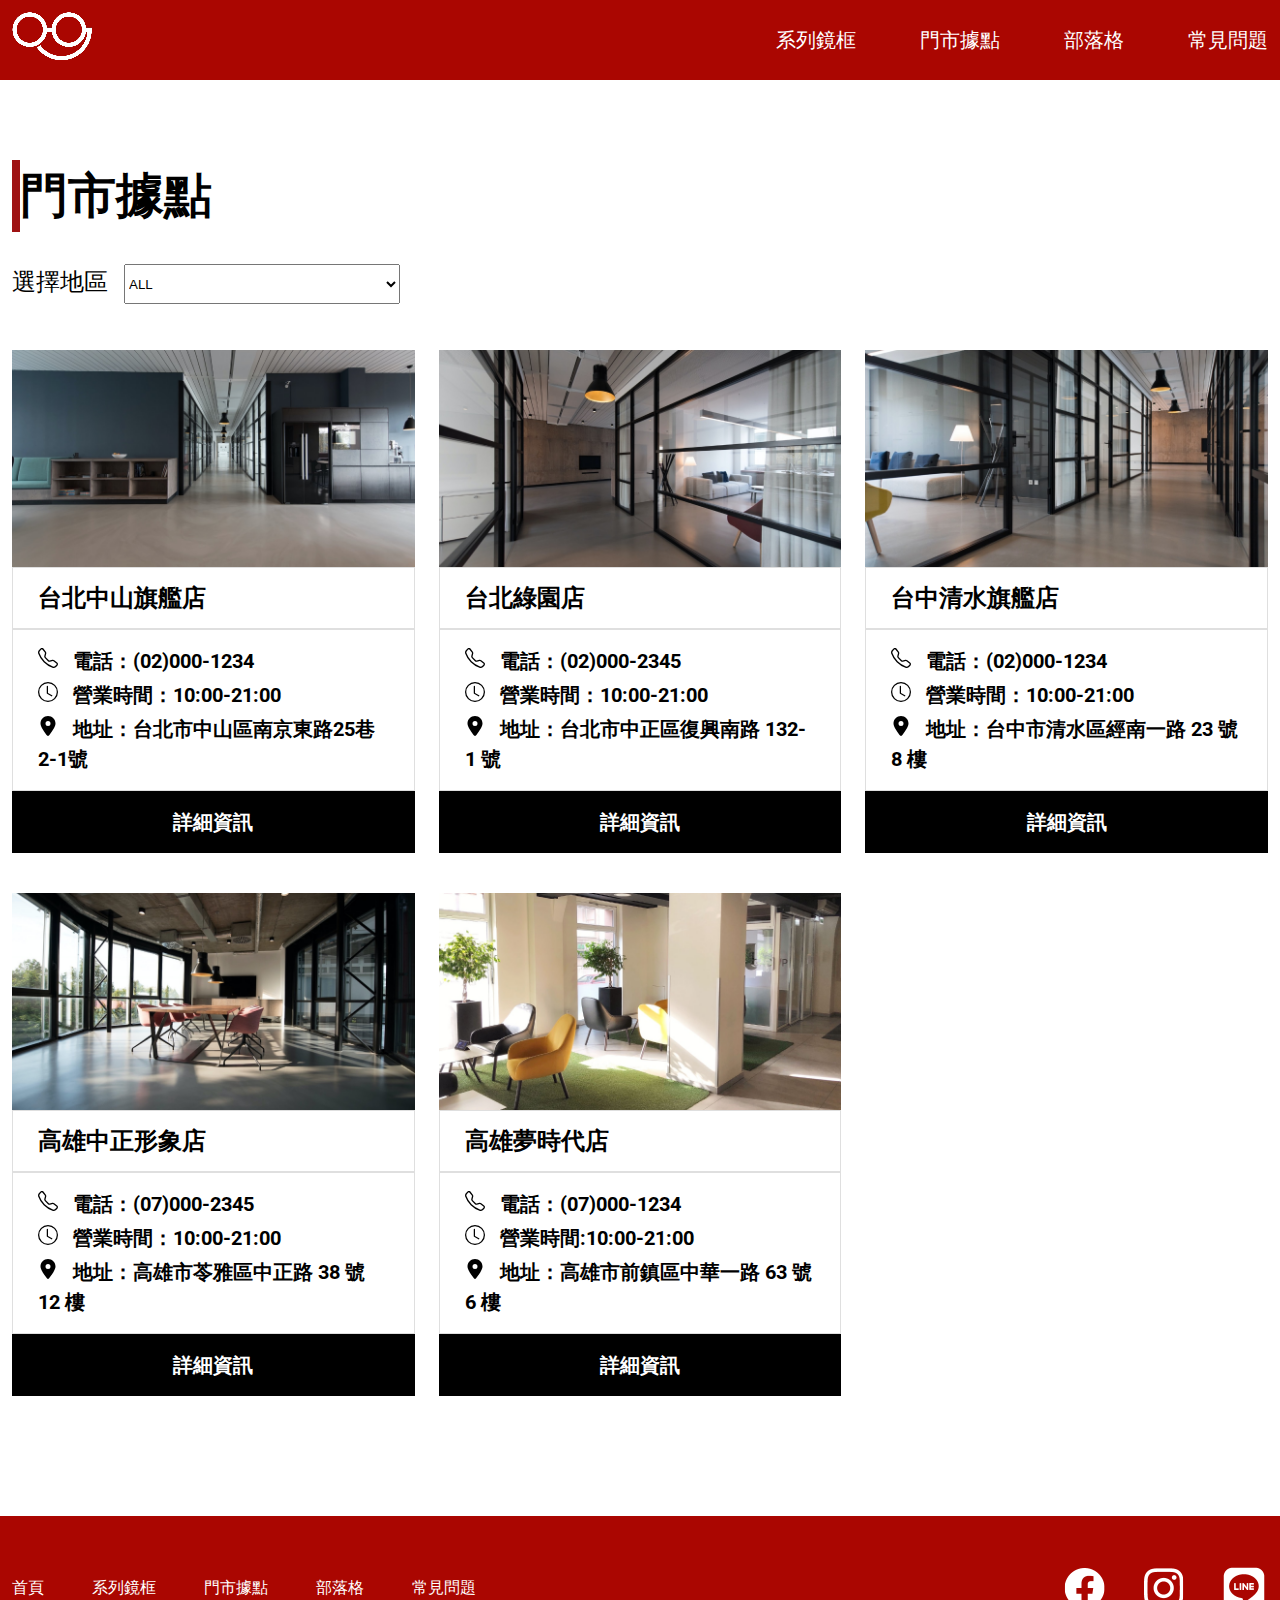
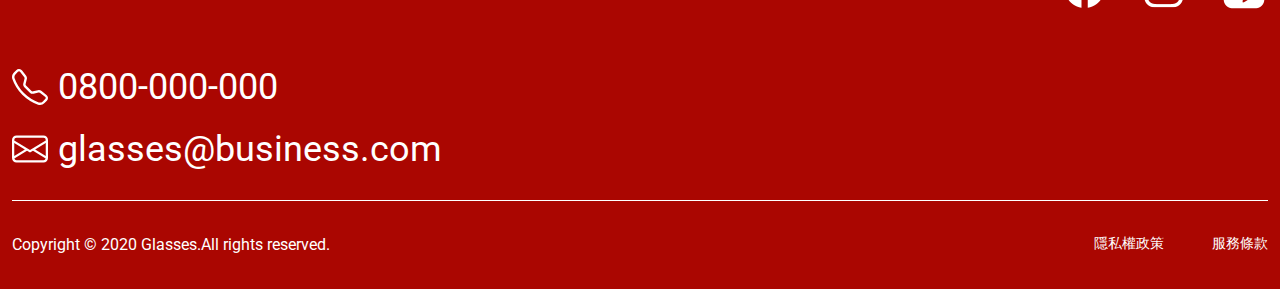
<file: page-4.html>
<!DOCTYPE html>
<html lang="en">

<head>
    <meta charset="UTF-8">
    <meta name="viewport" content="width=device-width, initial-scale=1.0">
    <meta http-equiv="X-UA-Compatible" content="ie=edge">
    <title>Document</title>
    <link rel="preconnect" href="https://fonts.googleapis.com">
    <link rel="preconnect" href="https://fonts.gstatic.com" crossorigin>
    <link href="https://fonts.googleapis.com/css2?family=Roboto:ital,wght@0,100;0,300;0,400;0,500;0,700;0,900;1,100;1,300;1,400;1,500;1,700;1,900&display=swap"
        rel="stylesheet">
    <link href="https://fonts.googleapis.com/css2?family=Noto+Sans+TC:wght@100..900&display=swap" rel="stylesheet">
    <link rel="stylesheet" href="css/week3.css">
    <link rel="stylesheet" href="css/page-4.css">


</head>

<body>
    <div class="wrap">
        <div class="header background-primgary">
            <div class="container column-pd-12 d-flex j-space-between">
                <div class="logo">
                    <a href="index.html">
                        <img src="images/logo-new_工作區域 1.png" alt="">
                    </a>
                </div>
                <ul class="header_nav d-flex font-size20 t-align-center">
                    <li><a class="font-color-white" href="page-2.html">系列鏡框</a></li>
                    <li><a class="font-color-white" href="page-4.html">門市據點</a></li>
                    <li><a class="font-color-white" href="#">部落格</a></li>
                    <li><a class="font-color-white" href="#">常見問題</a></li>
                </ul>
            </div>
        </div>
        <div class="section p-top_bottom stronghold">
            <div class="container container-pd-12">
                <h1 class="stronghold_title font-size48 f-weight-bold title-border">門市據點</h1>
                <div class=" selectbox d-flex">
                    <label class="font-size24" for="">選擇地區</label>
                    <select name="city" id="" style="width:276px" style="height:38px" ;>
                        <option value="all">ALL</option>
                        <option value="台北">台北</option>
                        <option value="台中">台中</option>
                        <option value="高雄">高雄</option>
                    </select>
                </div>
                <ul class="stronghold_list row-left-right d-flex ">
                    <li class="column column-pd-12">
                        <div class="card">
                            <img src="images/store-1.png" alt="">
                            <h2 class="card_title font-size24 f-weight-bold">台北中山旗艦店</h2>
                            <ul>
                                <li class="f-weight-bold font-size20">
                                    <svg xmlns="http://www.w3.org/2000/svg" width="36" height="36" fill="currentColor"
                                        class="bi bi-telephone" viewBox="0 0 16 16">
                                        <path d="M3.654 1.328a.678.678 0 0 0-1.015-.063L1.605 2.3c-.483.484-.661 1.169-.45 1.77a17.6 17.6 0 0 0 4.168 6.608 17.6 17.6 0 0 0 6.608 4.168c.601.211 1.286.033 1.77-.45l1.034-1.034a.678.678 0 0 0-.063-1.015l-2.307-1.794a.68.68 0 0 0-.58-.122l-2.19.547a1.75 1.75 0 0 1-1.657-.459L5.482 8.062a1.75 1.75 0 0 1-.46-1.657l.548-2.19a.68.68 0 0 0-.122-.58zM1.884.511a1.745 1.745 0 0 1 2.612.163L6.29 2.98c.329.423.445.974.315 1.494l-.547 2.19a.68.68 0 0 0 .178.643l2.457 2.457a.68.68 0 0 0 .644.178l2.189-.547a1.75 1.75 0 0 1 1.494.315l2.306 1.794c.829.645.905 1.87.163 2.611l-1.034 1.034c-.74.74-1.846 1.065-2.877.702a18.6 18.6 0 0 1-7.01-4.42 18.6 18.6 0 0 1-4.42-7.009c-.362-1.03-.037-2.137.703-2.877z" />
                                    </svg>
                                    電話：(02)000-1234
                                </li>
                                <li class="f-weight-bold font-size20">
                                    <svg xmlns="http://www.w3.org/2000/svg" width="16" height="16" fill="currentColor"
                                        class="bi bi-clock" viewBox="0 0 16 16">
                                        <path d="M8 3.5a.5.5 0 0 0-1 0V9a.5.5 0 0 0 .252.434l3.5 2a.5.5 0 0 0 .496-.868L8 8.71z" />
                                        <path d="M8 16A8 8 0 1 0 8 0a8 8 0 0 0 0 16m7-8A7 7 0 1 1 1 8a7 7 0 0 1 14 0" />
                                    </svg>
                                    營業時間：10:00-21:00
                                </li>
                                <li class="f-weight-bold font-size20">
                                    <svg class="font-color-white" xmlns="http://www.w3.org/2000/svg" viewBox="0 0 384 512">
                                        <!--!Font Awesome Free 6.6.0 by @fontawesome - https://fontawesome.com License - https://fontawesome.com/license/free Copyright 2024 Fonticons, Inc.-->
                                        <path d="M215.7 499.2C267 435 384 279.4 384 192C384 86 298 0 192 0S0 86 0 192c0 87.4 117 243 168.3 307.2c12.3 15.3 35.1 15.3 47.4 0zM192 128a64 64 0 1 1 0 128 64 64 0 1 1 0-128z" /></svg>
                                    地址：台北市中山區南京東路25巷2-1號
                                </li>

                            </ul>
                            <div class="card_button">
                                <a class="f-weight-bold font-size20 t-align-center font-color-white" href="#">詳細資訊</a>
                            </div>

                        </div>

                    </li>
                    <li class="column column-pd-12">
                        <div class="card">
                            <img src="images/store-2.png" alt="">
                            <h2 class="card_title font-size24 f-weight-bold">台北綠園店</h2>
                            <ul>
                                <li class="f-weight-bold font-size20">
                                    <svg xmlns="http://www.w3.org/2000/svg" width="36" height="36" fill="currentColor"
                                        class="bi bi-telephone" viewBox="0 0 16 16">
                                        <path d="M3.654 1.328a.678.678 0 0 0-1.015-.063L1.605 2.3c-.483.484-.661 1.169-.45 1.77a17.6 17.6 0 0 0 4.168 6.608 17.6 17.6 0 0 0 6.608 4.168c.601.211 1.286.033 1.77-.45l1.034-1.034a.678.678 0 0 0-.063-1.015l-2.307-1.794a.68.68 0 0 0-.58-.122l-2.19.547a1.75 1.75 0 0 1-1.657-.459L5.482 8.062a1.75 1.75 0 0 1-.46-1.657l.548-2.19a.68.68 0 0 0-.122-.58zM1.884.511a1.745 1.745 0 0 1 2.612.163L6.29 2.98c.329.423.445.974.315 1.494l-.547 2.19a.68.68 0 0 0 .178.643l2.457 2.457a.68.68 0 0 0 .644.178l2.189-.547a1.75 1.75 0 0 1 1.494.315l2.306 1.794c.829.645.905 1.87.163 2.611l-1.034 1.034c-.74.74-1.846 1.065-2.877.702a18.6 18.6 0 0 1-7.01-4.42 18.6 18.6 0 0 1-4.42-7.009c-.362-1.03-.037-2.137.703-2.877z" />
                                    </svg>
                                    電話：(02)000-2345
                                </li>
                                <li class="f-weight-bold font-size20">
                                    <svg xmlns="http://www.w3.org/2000/svg" width="16" height="16" fill="currentColor"
                                        class="bi bi-clock" viewBox="0 0 16 16">
                                        <path d="M8 3.5a.5.5 0 0 0-1 0V9a.5.5 0 0 0 .252.434l3.5 2a.5.5 0 0 0 .496-.868L8 8.71z" />
                                        <path d="M8 16A8 8 0 1 0 8 0a8 8 0 0 0 0 16m7-8A7 7 0 1 1 1 8a7 7 0 0 1 14 0" />
                                    </svg>
                                    營業時間：10:00-21:00</li>
                                <li class="f-weight-bold font-size20">
                                    <svg xmlns="http://www.w3.org/2000/svg" viewBox="0 0 384 512">
                                        <!--!Font Awesome Free 6.6.0 by @fontawesome - https://fontawesome.com License - https://fontawesome.com/license/free Copyright 2024 Fonticons, Inc.-->
                                        <path d="M215.7 499.2C267 435 384 279.4 384 192C384 86 298 0 192 0S0 86 0 192c0 87.4 117 243 168.3 307.2c12.3 15.3 35.1 15.3 47.4 0zM192 128a64 64 0 1 1 0 128 64 64 0 1 1 0-128z" /></svg>
                                    地址：台北市中正區復興南路 132-1 號
                                </li>

                            </ul>
                            <div class="card_button">
                                <a class="f-weight-bold font-size20 t-align-center" href="#">詳細資訊</a>
                            </div>

                        </div>

                    </li>
                    <li class="column column-pd-12">
                        <div class="card">
                            <img src="images/store-3.png" alt="">
                            <h2 class="card_title font-size24 f-weight-bold">台中清水旗艦店</h2>
                            <ul>
                                <li class="f-weight-bold font-size20">
                                    <svg xmlns="http://www.w3.org/2000/svg" width="36" height="36" fill="currentColor"
                                        class="bi bi-telephone" viewBox="0 0 16 16">
                                        <path d="M3.654 1.328a.678.678 0 0 0-1.015-.063L1.605 2.3c-.483.484-.661 1.169-.45 1.77a17.6 17.6 0 0 0 4.168 6.608 17.6 17.6 0 0 0 6.608 4.168c.601.211 1.286.033 1.77-.45l1.034-1.034a.678.678 0 0 0-.063-1.015l-2.307-1.794a.68.68 0 0 0-.58-.122l-2.19.547a1.75 1.75 0 0 1-1.657-.459L5.482 8.062a1.75 1.75 0 0 1-.46-1.657l.548-2.19a.68.68 0 0 0-.122-.58zM1.884.511a1.745 1.745 0 0 1 2.612.163L6.29 2.98c.329.423.445.974.315 1.494l-.547 2.19a.68.68 0 0 0 .178.643l2.457 2.457a.68.68 0 0 0 .644.178l2.189-.547a1.75 1.75 0 0 1 1.494.315l2.306 1.794c.829.645.905 1.87.163 2.611l-1.034 1.034c-.74.74-1.846 1.065-2.877.702a18.6 18.6 0 0 1-7.01-4.42 18.6 18.6 0 0 1-4.42-7.009c-.362-1.03-.037-2.137.703-2.877z" />
                                    </svg>
                                    電話：(02)000-1234
                                </li>
                                <li class="f-weight-bold font-size20">
                                    <svg xmlns="http://www.w3.org/2000/svg" width="16" height="16" fill="currentColor"
                                        class="bi bi-clock" viewBox="0 0 16 16">
                                        <path d="M8 3.5a.5.5 0 0 0-1 0V9a.5.5 0 0 0 .252.434l3.5 2a.5.5 0 0 0 .496-.868L8 8.71z" />
                                        <path d="M8 16A8 8 0 1 0 8 0a8 8 0 0 0 0 16m7-8A7 7 0 1 1 1 8a7 7 0 0 1 14 0" />
                                    </svg>
                                    營業時間：10:00-21:00
                                </li>
                                <li class="f-weight-bold font-size20">
                                    <svg xmlns="http://www.w3.org/2000/svg" viewBox="0 0 384 512">
                                        <!--!Font Awesome Free 6.6.0 by @fontawesome - https://fontawesome.com License - https://fontawesome.com/license/free Copyright 2024 Fonticons, Inc.-->
                                        <path d="M215.7 499.2C267 435 384 279.4 384 192C384 86 298 0 192 0S0 86 0 192c0 87.4 117 243 168.3 307.2c12.3 15.3 35.1 15.3 47.4 0zM192 128a64 64 0 1 1 0 128 64 64 0 1 1 0-128z" /></svg>
                                    地址：台中市清水區經南一路 23 號 8 樓
                                </li>

                            </ul>
                            <div class="card_button">
                                <a class="f-weight-bold font-size20 t-align-center" href="#">詳細資訊</a>
                            </div>

                        </div>

                    </li>
                    <li class="column column-pd-12">
                        <div class="card">
                            <img src="images/store-4.png" alt="">
                            <h2 class="card_title font-size24 f-weight-bold">高雄中正形象店</h2>
                            <ul>
                                <li class="f-weight-bold font-size20">
                                    <svg xmlns="http://www.w3.org/2000/svg" width="36" height="36" fill="currentColor"
                                        class="bi bi-telephone" viewBox="0 0 16 16">
                                        <path d="M3.654 1.328a.678.678 0 0 0-1.015-.063L1.605 2.3c-.483.484-.661 1.169-.45 1.77a17.6 17.6 0 0 0 4.168 6.608 17.6 17.6 0 0 0 6.608 4.168c.601.211 1.286.033 1.77-.45l1.034-1.034a.678.678 0 0 0-.063-1.015l-2.307-1.794a.68.68 0 0 0-.58-.122l-2.19.547a1.75 1.75 0 0 1-1.657-.459L5.482 8.062a1.75 1.75 0 0 1-.46-1.657l.548-2.19a.68.68 0 0 0-.122-.58zM1.884.511a1.745 1.745 0 0 1 2.612.163L6.29 2.98c.329.423.445.974.315 1.494l-.547 2.19a.68.68 0 0 0 .178.643l2.457 2.457a.68.68 0 0 0 .644.178l2.189-.547a1.75 1.75 0 0 1 1.494.315l2.306 1.794c.829.645.905 1.87.163 2.611l-1.034 1.034c-.74.74-1.846 1.065-2.877.702a18.6 18.6 0 0 1-7.01-4.42 18.6 18.6 0 0 1-4.42-7.009c-.362-1.03-.037-2.137.703-2.877z" />
                                    </svg>
                                    電話：(07)000-2345
                                </li>
                                <li class="f-weight-bold font-size20">
                                    <svg xmlns="http://www.w3.org/2000/svg" width="16" height="16" fill="currentColor"
                                        class="bi bi-clock" viewBox="0 0 16 16">
                                        <path d="M8 3.5a.5.5 0 0 0-1 0V9a.5.5 0 0 0 .252.434l3.5 2a.5.5 0 0 0 .496-.868L8 8.71z" />
                                        <path d="M8 16A8 8 0 1 0 8 0a8 8 0 0 0 0 16m7-8A7 7 0 1 1 1 8a7 7 0 0 1 14 0" />
                                    </svg>
                                    營業時間：10:00-21:00</li>
                                <li class="f-weight-bold font-size20">
                                    <svg xmlns="http://www.w3.org/2000/svg" viewBox="0 0 384 512">
                                        <!--!Font Awesome Free 6.6.0 by @fontawesome - https://fontawesome.com License - https://fontawesome.com/license/free Copyright 2024 Fonticons, Inc.-->
                                        <path d="M215.7 499.2C267 435 384 279.4 384 192C384 86 298 0 192 0S0 86 0 192c0 87.4 117 243 168.3 307.2c12.3 15.3 35.1 15.3 47.4 0zM192 128a64 64 0 1 1 0 128 64 64 0 1 1 0-128z" /></svg>
                                    地址：高雄市苓雅區中正路 38 號 12 樓
                                </li>

                            </ul>
                            <div class="card_button">
                                <a class="f-weight-bold font-size20 t-align-center" href="#">詳細資訊</a>
                            </div>

                        </div>

                    </li>
                    <li class="column column-pd-12">
                        <div class="card">
                            <img src="images/store-5.png" alt="">
                            <h2 class="card_title font-size24 f-weight-bold">高雄夢時代店</h2>
                            <ul>
                                <li class="f-weight-bold font-size20">
                                    <svg xmlns="http://www.w3.org/2000/svg" width="36" height="36" fill="currentColor"
                                        class="bi bi-telephone" viewBox="0 0 16 16">
                                        <path d="M3.654 1.328a.678.678 0 0 0-1.015-.063L1.605 2.3c-.483.484-.661 1.169-.45 1.77a17.6 17.6 0 0 0 4.168 6.608 17.6 17.6 0 0 0 6.608 4.168c.601.211 1.286.033 1.77-.45l1.034-1.034a.678.678 0 0 0-.063-1.015l-2.307-1.794a.68.68 0 0 0-.58-.122l-2.19.547a1.75 1.75 0 0 1-1.657-.459L5.482 8.062a1.75 1.75 0 0 1-.46-1.657l.548-2.19a.68.68 0 0 0-.122-.58zM1.884.511a1.745 1.745 0 0 1 2.612.163L6.29 2.98c.329.423.445.974.315 1.494l-.547 2.19a.68.68 0 0 0 .178.643l2.457 2.457a.68.68 0 0 0 .644.178l2.189-.547a1.75 1.75 0 0 1 1.494.315l2.306 1.794c.829.645.905 1.87.163 2.611l-1.034 1.034c-.74.74-1.846 1.065-2.877.702a18.6 18.6 0 0 1-7.01-4.42 18.6 18.6 0 0 1-4.42-7.009c-.362-1.03-.037-2.137.703-2.877z" />
                                    </svg>
                                    電話：(07)000-1234
                                </li>
                                <li class="f-weight-bold font-size20">
                                    <svg xmlns="http://www.w3.org/2000/svg" width="20" height="20" fill="currentColor"
                                        class="bi bi-clock" viewBox="0 0 16 16">
                                        <path d="M8 3.5a.5.5 0 0 0-1 0V9a.5.5 0 0 0 .252.434l3.5 2a.5.5 0 0 0 .496-.868L8 8.71z" />
                                        <path d="M8 16A8 8 0 1 0 8 0a8 8 0 0 0 0 16m7-8A7 7 0 1 1 1 8a7 7 0 0 1 14 0" />
                                    </svg>
                                    營業時間:10:00-21:00</li>
                                <li class="f-weight-bold font-size20">
                                    <svg xmlns="http://www.w3.org/2000/svg" viewBox="0 0 384 512">
                                        <!--!Font Awesome Free 6.6.0 by @fontawesome - https://fontawesome.com License - https://fontawesome.com/license/free Copyright 2024 Fonticons, Inc.-->
                                        <path d="M215.7 499.2C267 435 384 279.4 384 192C384 86 298 0 192 0S0 86 0 192c0 87.4 117 243 168.3 307.2c12.3 15.3 35.1 15.3 47.4 0zM192 128a64 64 0 1 1 0 128 64 64 0 1 1 0-128z" /></svg>
                                    地址：高雄市前鎮區中華一路 63 號 6 樓
                                </li>

                            </ul>
                            <div class="card_button">
                                <a class="f-weight-bold font-size20 t-align-center" href="#">詳細資訊</a>
                            </div>

                        </div>

                    </li>
                </ul>
            </div>
        </div>



        <div class="footer background-primgary">
            <div class="container column-pd-12">
                <div class="nav_phome_email">
                    <div class="footer_nav d-flex j-space-between">
                        <ul class="txt_ul d-flex a-items-center ">
                            <li><a class="font-color-white t-align-center" href="#">首頁</a></li>
                            <li><a class="font-color-white t-align-center" href="#">系列鏡框</a></li>
                            <li><a class="font-color-white t-align-center" href="#">門市據點</a></li>
                            <li><a class="font-color-white t-align-center" href="#">部落格</a></li>
                            <li><a class="font-color-white t-align-center" href="#">常見問題</a></li>
                        </ul>
                        <ul class="icon_ul d-flex">
                            <li><a href="#">
                                    <img src="images/ic-social-fb.png" alt="fb">
                                </a></li>
                            <li><a href="#">
                                    <img src="images/ic_social_ig.png" alt="ig">
                                </a></li>
                            <li><a href="#">
                                    <img src="images/ic_social_line.png" alt="line">
                                </a></li>
                        </ul>
                    </div>
                    <div class="phome_email">
                        <ul class="d-flex ">
                            <li class="font-color-white font-size36 d-flex a-items-center">
                                <svg xmlns="http://www.w3.org/2000/svg" width="36" height="36" fill="currentColor"
                                    class="bi bi-telephone" viewBox="0 0 16 16">
                                    <path d="M3.654 1.328a.678.678 0 0 0-1.015-.063L1.605 2.3c-.483.484-.661 1.169-.45 1.77a17.6 17.6 0 0 0 4.168 6.608 17.6 17.6 0 0 0 6.608 4.168c.601.211 1.286.033 1.77-.45l1.034-1.034a.678.678 0 0 0-.063-1.015l-2.307-1.794a.68.68 0 0 0-.58-.122l-2.19.547a1.75 1.75 0 0 1-1.657-.459L5.482 8.062a1.75 1.75 0 0 1-.46-1.657l.548-2.19a.68.68 0 0 0-.122-.58zM1.884.511a1.745 1.745 0 0 1 2.612.163L6.29 2.98c.329.423.445.974.315 1.494l-.547 2.19a.68.68 0 0 0 .178.643l2.457 2.457a.68.68 0 0 0 .644.178l2.189-.547a1.75 1.75 0 0 1 1.494.315l2.306 1.794c.829.645.905 1.87.163 2.611l-1.034 1.034c-.74.74-1.846 1.065-2.877.702a18.6 18.6 0 0 1-7.01-4.42 18.6 18.6 0 0 1-4.42-7.009c-.362-1.03-.037-2.137.703-2.877z" />
                                </svg>
                                <p>0800-000-000</p>
                            </li>
                            <li class="font-color-white font-size36 d-flex a-items-center">
                                <svg xmlns="http://www.w3.org/2000/svg" width="36" height="36" fill="currentColor"
                                    class="bi bi-envelope" viewBox="0 0 16 16">
                                    <path d="M0 4a2 2 0 0 1 2-2h12a2 2 0 0 1 2 2v8a2 2 0 0 1-2 2H2a2 2 0 0 1-2-2zm2-1a1 1 0 0 0-1 1v.217l7 4.2 7-4.2V4a1 1 0 0 0-1-1zm13 2.383-4.708 2.825L15 11.105zm-.034 6.876-5.64-3.471L8 9.583l-1.326-.795-5.64 3.47A1 1 0 0 0 2 13h12a1 1 0 0 0 .966-.741M1 11.105l4.708-2.897L1 5.383z" />
                                </svg>
                                <p>glasses@business.com</p>
                            </li>
                        </ul>
                    </div>


                </div>

                <div class="copyright d-flex j-space-between">
                    <p class="font-color-white">Copyright © 2020 Glasses.All rights reserved.</p>
                    <ul class="d-flex">
                        <li><a class="font-color-white" href="#">隱私權政策</a></li>
                        <li><a class="font-color-white" href="#">服務條款</a></li>
                    </ul>
                </div>
            </div>
        </div>
    </div>
</body>

</html>
</file>
<file: css/page-2.css>
.font-size32{
    font-size: 32px;
}
.font-size42{
    font-size: 42px;
}
.font-color-black{
    color: #000;
}
.column-pd-top-bottom-40{
    padding-top: 40px;
    padding-bottom: 40px;
}
.row-top-bottom {
    margin-top: -40px;
    margin-bottom: -40px;
}
.mg-bottom{
    margin-bottom: 32px;
}
.mg-top{
    margin-top: 80px;
}

.nav_button_a{
    padding-top: 24px;
    padding-bottom: 24px;
}
.nav_button_a:hover{
    border-bottom: 8px solid #AA0601;
}

.nav_button_li{
    width: 33.33333%;
    border: 1px solid #DCDCDC;
}






.classic_conainer{
    padding-left: 12px;
    padding-right: 12px;
}

.product_list {
    flex-wrap: wrap;
   
}
.product_list .column{
    width: 25%;
    
}
.product-top-bottom{
    margin-top: 32px;
    margin-bottom: 80px;
}

.color-width-height{
    width: 24px;
    height: 24px;
    border-radius: 4px;
    margin-right: 8px;
}
.color_box-color1{
    background-color: #5F3E2D;
}
.color_box-color2{
    background-color:#B75929;
}
.button_list-style{
    padding: 12px 16px;
    border: 1px solid #555555;
    color: #555555;
}
.button_list-style:hover{
    background-color: #000;
    color: #fff;
}

@media (max-width:768px){
    .classic_conainer{
        padding-left: 0px;
        padding-right: 0px;
    }
    .column-pd-top-bottom-40{
        padding-top: 20px;
        padding-bottom: 20px;
    }
    .row-top-bottom {
        margin-top: -20px;
        margin-bottom: -20px;
    }
    
    .classic_button_list a{
        font-size: 24px;
    }
    .classic_bigimg img{
        height: 296px;
    }
    .product_list .column{
        width: 50%;
        
    }

}
@media (max-width:576px){
    .product_list .column{
        width: 100%;
    }
    .column-pd-top-bottom-40{
        padding-top: 12px;
        padding-bottom: 12px;
    }
    .row-top-bottom {
        margin-top: -12px;
        margin-bottom: -12px;
    }
    .classic_button_list a{
        font-size: 16px;
    }
    .product h2{
        font-size: 24px;
    }
    .product p{
        font-size: 24px;
    }
    .button_list ul{
        width: 100%;
        
    }
    .button_list-style{
        padding: 12px 0px;
        
    }
    .page{
        width: 12%;
    }
    .page_change{
        width: 18%;
    }
}
@media(max-width:375px){
    .button_list ul{
        width: 100%;
        
    }
    .button_list a{
        font-size: 14px;
    }
}
</file>
<file: css/page-3.css>
.product_list .column{
    width: 33.33333%;
}

@media (max-width:768px){
    .classic_conainer{
        padding-left: 0px;
        padding-right: 0px;
    }
    .column-pd-top-bottom-40{
        padding-top: 20px;
        padding-bottom: 20px;
    }
    .row-top-bottom {
        margin-top: -20px;
        margin-bottom: -20px;
    }
    
    .classic_button_list a{
        font-size: 24px;
    }
    .classic_bigimg img{
        height: 296px;
    }
    .product_list .column{
        width: 50%;
        
    }

}
@media (max-width:576px){
    .product_list .column{
        width: 100%;
    }
    .column-pd-top-bottom-40{
        padding-top: 12px;
        padding-bottom: 12px;
    }
    .row-top-bottom {
        margin-top: -12px;
        margin-bottom: -12px;
    }
    .classic_button_list a{
        font-size: 16px;
    }
    .product h2{
        font-size: 24px;
    }
    .product p{
        font-size: 24px;
    }
    .button_list ul{
        width: 100%;
        
    }
    .button_list-style{
        padding: 12px 0px;
        
    }
    .page{
        width: 12%;
    }
    .page_change{
        width: 18%;
    }
}
@media(max-width:375px){
    .button_list ul{
        width: 100%;
        
    }
    .button_list a{
        font-size: 14px;
    }
}
</file>
<file: css/page-4.css>
.title-border{
    border-left: 8px solid #9F1213
}
.column-pd-


.stronghold_title{
    padding-left: 16px;
   
}
.selectbox{
    height: 40px;
    margin-top: 32px;
    margin-bottom: 46px;
}
.selectbox label{
    margin-right: 16px;
}
.stronghold_list{
    flex-wrap: wrap;
}
.stronghold_list .column{
    width: 33.33333%;
    margin-bottom: 40px;
}

.card_title{
    padding-left: 24px;
    padding-top: 8px;
    padding-bottom: 8px;
}
.card_title,.card ul{
    border: 1px solid #00000020;
    padding: 12px 25px;
}
.card ul li{
    margin-top: 4px;
    margin-bottom: 4px;
    
}
.card_button a{
    padding-top: 16px;
    padding-bottom: 16px;
    background-color: #000;
    color: #fff;
}
.card svg{
    width: 20px;
    height: 20px;
    margin-right: 10px;
}
@media(max-width:768px){
    .stronghold_list .column{
        width: 50%;
        margin-bottom: 0;
        padding-top: 12px;
        padding-bottom: 12px;
    }
    .card ul li{
        font-size: 16px;
        
    }
}
@media(max-width:576px){
    .stronghold_list .column{
        width: 100%;
    
}
.selectbox label{
    font-size: 20px;
}
}
@media (max-width:375px) {
    .selectbox {
        
    }
    .selectbox label{
        font-size: 16px;
    }
}
</file>
<file: css/week3.css>
/* http://meyerweb.com/eric/tools/css/reset/ 
   v2.0 | 20110126
   License: none (public domain)
*/

html, body, div, span, applet, object, iframe,
h1, h2, h3, h4, h5, h6, p, blockquote, pre,
a, abbr, acronym, address, big, cite, code,
del, dfn, em, img, ins, kbd, q, s, samp,
small, strike, strong, sub, sup, tt, var,
b, u, i, center,
dl, dt, dd, ol, ul, li,
fieldset, form, label, legend,
table, caption, tbody, tfoot, thead, tr, th, td,
article, aside, canvas, details, embed, 
figure, figcaption, footer, header, hgroup, 
menu, nav, output, ruby, section, summary,
time, mark, audio, video {
	margin: 0;
	padding: 0;
	border: 0;
	font-size: 100%;
	font: inherit;
	vertical-align: baseline;
}
/* HTML5 display-role reset for older browsers */
article, aside, details, figcaption, figure, 
footer, header, hgroup, menu, nav, section {
	display: block;
}
body {
	line-height: 1;
}
ol, ul {
	list-style: none;
}
blockquote, q {
	quotes: none;
}
blockquote:before, blockquote:after,
q:before, q:after {
	content: '';
	content: none;
}
table {
	border-collapse: collapse;
	border-spacing: 0;
}
*,::before,::after{
    box-sizing: border-box;
}
body{
    font-size: 16px;
    line-height: 1.5;
    font-family: "Roboto","Noto Sans TW","思源黑體 TW";
}
a{
	text-decoration: none;
	display: block;
}
img{
	max-width: 100%;
	height: auto;
	vertical-align: middle;
}
h1{
	font-size: 64px;
}
.h2{
	font-size: 48px;
}
.color-primary{
	color:#AA0601;
}
.background-primgary{
	background-color: #AA0601;
}
.background-white{
	background-color: #FFFFFF;
}
.background-other{
	background-color: #FBF2F2;
}
.font-size20{
	font-size: 20px;
}
.font-size24{
	font-size: 24px;
}
.font-size36{
	font-size: 36px;
}
.font-size48{
	font-size: 48px;
}
.t-align-center{
	text-align: center;
}
.f-weight-bold{
	font-weight: bold;
}
.f-weight-black{
	font-weight: 900;
}
.f-weight-Regular{
	font-weight:400;
}
.f-style-italic{
	font-style: italic;
}

.font-color-white{
	color: #FFFFFF;
}
.font-color-second{
	color: #650300;
}
.d-flex{
	display: flex;
}
.j-space-between{
	justify-content: space-between;
}
.j-flex-center{
	justify-content: center;
}
.j-flex-end{
	justify-content: flex-end;
	
}
.a-items-center{
	align-items: center;
	
}
.f-wrap{
	flex-wrap: wrap;
}


.p-top_bottom{
	padding-top: 80px;
	padding-bottom: 80px;
}
.column-pd-12{
	padding-left: 12px;
	padding-right: 12px;
}
.row-left-right{
	margin-right: -12px;
	margin-left: -12px;
}
.container-pd-12{
	padding-right: 12px;
	padding-left: 12px;
}
.title-bottom{
	padding-bottom: 48px;
}






.container{
	max-width: 1296px;
	margin: 0 auto;
}
.pd-left-right{
	padding-right: 12px;
	padding-left: 12px;
}
.logo a{
	padding-top: 12px;
	padding-bottom: 12px;
}
.header_nav{
	gap: 64px;
}
.header_nav a{
	padding-top: 25px;
	padding-bottom: 25px;
}
.header_nav a:hover{
	font-weight: bold;
	/*padding-top: 20px;*/
	
}

.banner{
	height: 787px;
	padding-top: 296px;
	padding-bottom: 296px;
	background-image:url("../images/home-header.png");
	background-size:cover;
}
.banner_title{
	flex-direction: column;
	align-items:flex-end;
}
.banner_button a{
	padding: 6px 12px;
}
.banner_button a:hover{
	padding: 8px 14px;
}



.serve_ul .column{
	width: 25%;
}
.pic_txt{
	flex-direction: column;
}
.pic_txt img{
	width: 84px;
	height: 84px;
	margin-bottom: 24px;
}
.serve h2{
	margin-bottom: 32px;
}
.serve h3{
	margin-bottom: 8px;
}
@media (max-width:768px) {
	.serve_ul{
		flex-wrap: wrap;
	}
	.serve_ul .column{
		width: 50%;
		margin-bottom: 24px;
	}
}


.classic_ul .column{
	width: 33.3333%;
}
.class_pic_txt{
	
	
}
.classic_ul .img{
	height:416px;
}
.classic_ul img{
	height: 100%;
	width: 100%;
}
.button a{
	padding-top: 8px;
	padding-bottom: 8px;
}
.button a:hover{
	background-color:  #AA0601;
	color: #fff;
}



	



.design{
	height: 608px;
	background-image: url("../images/index-bg.png");
	background-size: cover;
}

.experience_ul .column{
	width: 25%;
}
.experience_pictxt .txt{
	padding: 16px;
	height: 205px;
	flex-direction: column;
	align-items: flex-start;
	justify-content: space-between;
	box-shadow:#00000029 0px 2px  6px;
}


.years_title{
  color: #707070;
}



.connection{
	background-color: #FBF2F2;
}



.form_box{
	width: 636px;
	margin: 0 auto;
}
.j-center{
	justify-content: center;
}
.input_width_height{
	width: 100%;
	height: 36px;
}
.m-top48{
	margin-top: 48px;
}
.form_box p{
	margin-bottom: 22px;
}
.form_box label{
	margin-bottom: 8px;
}
.form_box .input{
	margin-bottom: 16px;
	border: 1px solid #000;
}
.checkbox{
	align-items: flex-start;
}
.check{
	width: 24px;
	height: 18px;
	padding-top: 0;
	
}
.textarea{
	height: 136px;
}
.form_box .input_button{
	width: 416px;
	height: 56px;
	margin:48px  auto 0 auto ;
	border: none;
	cursor: pointer;
}



.footer{
	padding-top: 48px;
}
.nav_phome_email{
	border-bottom: 1px solid #fff;
}
.footer_nav{
	margin-bottom: 24px;
}
.footer_nav .txt_ul{
	gap:48px;
}
.txt_ul a:hover{
	padding-bottom: 5px;
}
.icon_ul{
	gap: 32px;
}
 .icon_ul img{
	width: 48px;
	height: 48px;
}
.phome_email{
	padding-top: 24px;
	padding-bottom: 24px;
}
.phome_email ul{
	flex-direction: column;
	gap:8px 0;
}

.phome_email svg{
	width: 36px;
	height: 36px;
	margin-right: 10px;
}
.copyright{
	padding-top: 32px;
	padding-bottom: 32px;
}
.copyright a{
	font-size: 14px;
}
.copyright ul{
	gap: 48px;
}

@media (max-width:992px) {
	.classic_ul{
		flex-wrap: wrap;
	}
	.classic_ul .column{
		width: 50%;
	}
	.classic_ul .button a{
		font-size: 36px;
	}
} 
@media (max-width:768px) {
	.container{
		
		padding-right: 36px;
		padding-left: 36px;
	}
	
	.header_nav{
		
		margin-left: auto;
		gap: 30px;
	}
	.banner{
		background-image:url("../images/home-header-sm.png");
		background-size:cover;
	}
	.banner h1{
		font-size: 48px;
	}
	
	
	.serve_ul{
		flex-wrap: wrap;
	}
	.serve_ul .column{
		width: 50%;
		margin-bottom: 24px;
	}
	
	
	.classic_ul{
		flex-direction: column;
		align-items: center;
	}
	.classic_ul .column{
		width: 43.75%;
	}
	.classic_ul .img{
		height: 336px;
		
	}
	.classic_ul a{
		font-size: 36px;
	}

	.design{
		height: 960px;
		background-image: url("../images/index-bg-md.png");
		background-size: cover;
	}
	.design img{
		height: 240px;
	}
	.design_ul{
		width: 100%;
		flex-wrap: wrap;
		justify-content: center;
		gap: 24px;
	}

	.experience_ul{
		flex-wrap: wrap;
	}
	.experience_ul .column{
		width: 50%;
		margin-bottom: 24px;
	}

	.form_box{
		width: 75%;
	}
	.footer_nav .txt_ul{
		width: 66.66%;
		gap:0;
		
	}
	.txt_ul li{
		width: 20%;
	}
	.icon_ul{
		gap: 16px;
	}
	.icon_ul img{
		width: 40px;
		height: 40px;
	}

}

@media (max-width:576px) {
	.wrap .column{
		width: 100%;
	}
	.container{
		padding-right: 24px;
		padding-left: 24px;
	}
	.h2{
		font-size: 24px;
	}
	.header_nav{
		width: 67%;
		gap:0;
		flex-wrap: wrap;
		align-items: flex-start;
	}
	.header_nav li {
		width: 50%;
		
	}
	.banner{
		height: 396px;
	}
	.banner_title p{
		font-size: 24px;
	}
	.banner h1{
		font-size: 36px;
	}

	.classic_ul .img img{
		width: 100%;
	}
	.design{
		height: 820px;
	}

	.form_box{
		width: 100%;
	}
	.form_box .input_button{
		width: 100%;
	}



	.txt_ul{
		display: none;
	}
	.phome_email p{
		font-size: 24px;
	}
	.phome_email svg{
		width: 24px;
		height: 24px;
	}
	.copyright{
		flex-direction: column;
		align-items: flex-start;
		gap: 10;
	}
	.copyright p{
		padding-bottom: 10px;
	}
	.copyright ul{
		gap: 16px;
		
	}
}
@media (max-width:375px) {
	.container{
		padding-right: 12px;
		padding-left: 12px;
	}
	.p-top_bottom{
		padding-top: 40px;
		padding-bottom: 40px;
	}
	.header .container{
		flex-wrap: wrap;
		padding-right: 0;
		padding-left: 0;	
	}
	.logo{
		padding-left: 12px;
	}
	.header_nav{
		width: 100%;
	}

	.header_nav li {
		width: 50%;
		border: 1px solid #fff;
		
	}
	.banner h1{
		font-size: 24px;
	}
	.banner_title p{
		font-size: 16px;
	}
	
	.nav_phome_email{
		display: flex;
		flex-direction: row-reverse;
		justify-content: space-between;
	}
	.footer{
		padding-top: 24px;
	}
	.footer_nav{
		width: 28%;
	}
	.icon_ul img{
		width: 24px;
		height: 24px;
	}
	.phome_email{
		padding-top: 0;
		width: 72%;
	}
	.phome_email p{
		font-size: 16px;
		
	}
	.phome_email svg{
		width: 16px;
		height: 16px;
		margin-right: 5px;
		
	}
	.copyright ul{
		flex-direction: column;
	}
	
}
</file>
